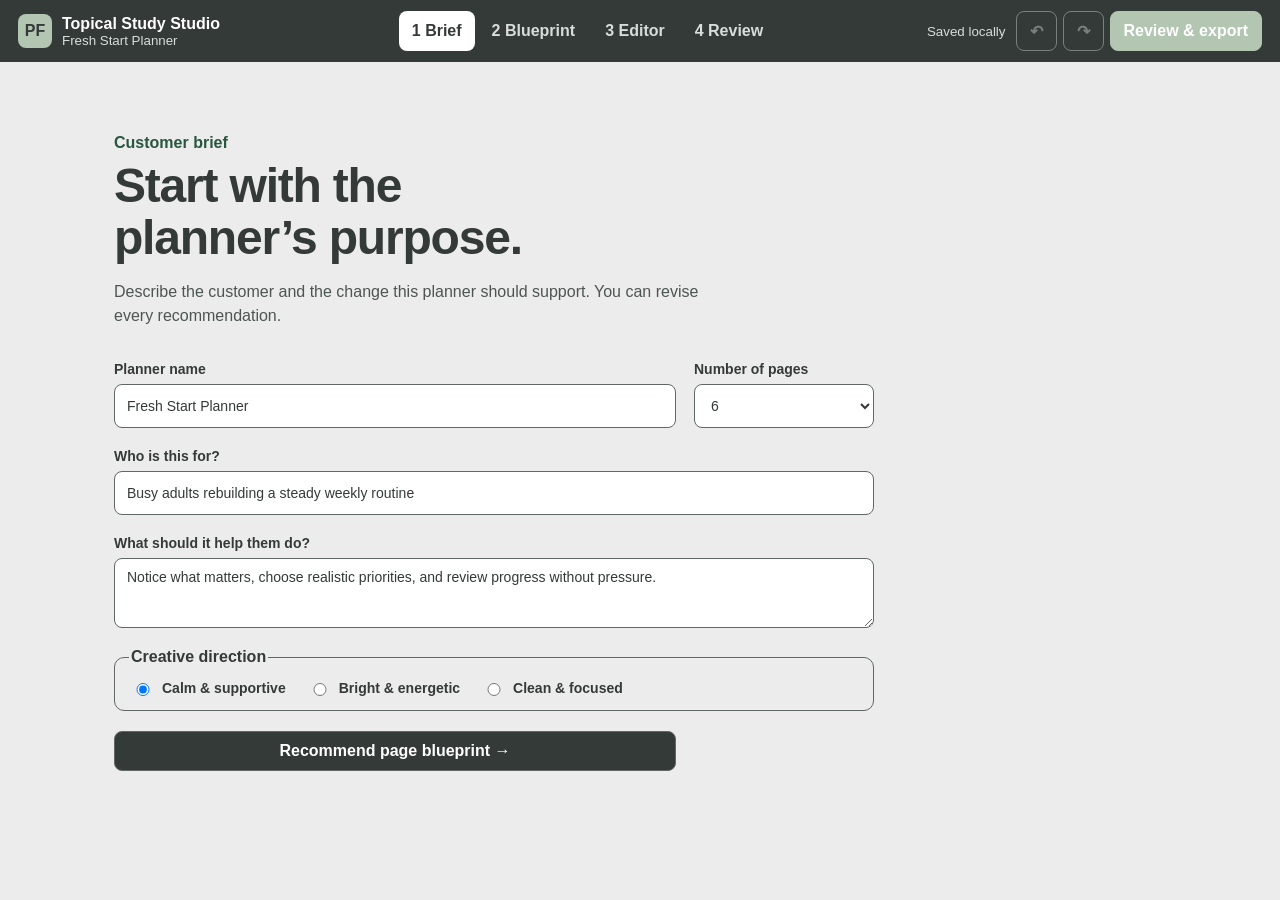
<file: studio/index.html>
<!doctype html><html lang="en"><head><meta charset="utf-8"><meta name="viewport" content="width=device-width,initial-scale=1,viewport-fit=cover"><title>Topical Study Studio</title><link rel="stylesheet" href="styles.css?v=20260716-6"></head><body>
<a class="skip" href="#main">Skip to workspace</a><header><div class="brand"><b>PF</b><span><strong>Topical Study Studio</strong><small id="projectName">Untitled planner</small></span></div><nav aria-label="Workflow"><button data-view="brief" class="active">1 <i>Brief</i></button><button data-view="blueprint">2 <i>Blueprint</i></button><button data-view="editor">3 <i>Editor</i></button><button data-view="review">4 <i>Review</i></button></nav><div class="actions"><small id="saved">Saved locally</small><button id="undo" aria-label="Undo" disabled>↶</button><button id="redo" aria-label="Redo" disabled>↷</button><button class="accent" data-view="review">Review & export</button></div></header>
<main id="main">
<section id="brief" class="flow active"><div class="intro"><em>Customer brief</em><h1>Start with the planner’s purpose.</h1><p>Describe the customer and the change this planner should support. You can revise every recommendation.</p></div><form id="briefForm"><label>Planner name<input id="title" value="Fresh Start Planner" required></label><label>Number of pages<select id="count"><option>4</option><option selected>6</option><option>8</option><option>10</option></select></label><label class="wide">Who is this for?<input id="audience" value="Busy adults rebuilding a steady weekly routine" required></label><label class="wide">What should it help them do?<textarea id="outcome" rows="3" required>Notice what matters, choose realistic priorities, and review progress without pressure.</textarea></label><fieldset class="wide"><legend>Creative direction</legend><label><input type="radio" name="tone" value="calm" checked> Calm & supportive</label><label><input type="radio" name="tone" value="bright"> Bright & energetic</label><label><input type="radio" name="tone" value="minimal"> Clean & focused</label></fieldset><button class="primary" type="submit">Recommend page blueprint →</button></form></section>
<section id="blueprint" class="flow"><div class="heading"><div><em>Recommended sequence</em><h1>A planner that moves from clarity to action.</h1><p id="reason"></p></div><button id="addPage">+ Add page</button></div><ol id="blueprintList"></ol><div class="footer"><button data-view="brief" class="text">← Edit brief</button><button data-view="editor" class="primary">Open planner editor →</button></div></section>
<section id="editor" class="editor"><aside class="rail"><strong>Pages</strong><ol id="pageList"></ol><button id="addPage2">+ Add page</button></aside><div class="splitter" id="leftSplitter" role="separator" aria-label="Resize page list" aria-orientation="vertical" aria-valuemin="150" aria-valuemax="360" aria-valuenow="190" tabindex="0"></div><div class="work"><div class="tools"><span><button id="fit">Fit page</button><button id="minus" aria-label="Zoom out">−</button><output id="zoom">58%</output><button id="plus" aria-label="Zoom in">+</button></span><span><button id="patterns">Change pattern</button><button id="check">Check planner</button></span></div><div class="scroll" id="scroll"><div id="stage"><article id="page" aria-label="Editable planner page"></article></div></div><p class="hint">Drag a section to move it. Arrow keys move the selected section; hold Shift for a larger step.</p><button id="toggleInspector" class="mobile-edit" aria-controls="inspector" aria-expanded="false">Edit page</button></div><div class="splitter" id="rightSplitter" role="separator" aria-label="Resize editing panel" aria-orientation="vertical" aria-valuemin="240" aria-valuemax="480" aria-valuenow="286" tabindex="0"></div><aside class="inspector" id="inspector"><div class="inspect-title"><small>Editing</small><strong id="selection">Page details</strong><button id="closeInspector" class="close-inspector" aria-label="Close editing panel">×</button></div><details open><summary>Content</summary><div id="content"></div></details><details><summary>Appearance</summary><div><label>Page color<select id="theme"><option value="#b2c6b1">Studio sage</option><option value="#c6b5c8">Proof lavender</option><option value="#7b9fb3">Layout slate</option><option value="#e6d7d3">Review blush</option></select></label><label>Section color<select id="blockColor"><option>sage</option><option value="lav">lavender</option><option value="blue">slate blue</option><option value="warm">warm blush</option></select></label></div></details><details><summary>Layout</summary><div id="layout">Select a section to edit its position.</div></details><details><summary>Production notes</summary><div><label for="notes">Private notes for this page</label><textarea id="notes" rows="4" maxlength="500" aria-describedby="notesHelp" placeholder="Customer requests or production reminders…"></textarea><small id="notesHelp">Saved with the editable project. Never printed on the finished planner.</small></div></details></aside></section>
<section id="review" class="flow"><div class="heading"><div><em>Review & export</em><h1>Prepare the planner for your customer.</h1><p>The same rules used by the command-line factory check every page.</p></div><b class="score" id="score">Checking…</b></div><div class="review"><div><h2>Planner pages</h2><div id="reviewGrid"></div></div><aside class="findings"><h2>Publication check</h2><div id="findings"></div><button id="html" class="primary full">Download finished HTML</button><button id="json" class="full">Download editable project</button><button data-view="editor" class="text full">← Return to editor</button></aside></div></section>
</main><dialog id="dialog"><form method="dialog"><div class="heading"><div><em>Page patterns</em><h2>Choose a stronger structure</h2></div><button aria-label="Close">×</button></div><div id="patternGrid"></div></form></dialog><div id="toast" role="status" aria-live="polite"></div><div id="live" class="sr" aria-live="polite"></div><script src="app.js?v=20260716-6"></script></body></html>
</file>
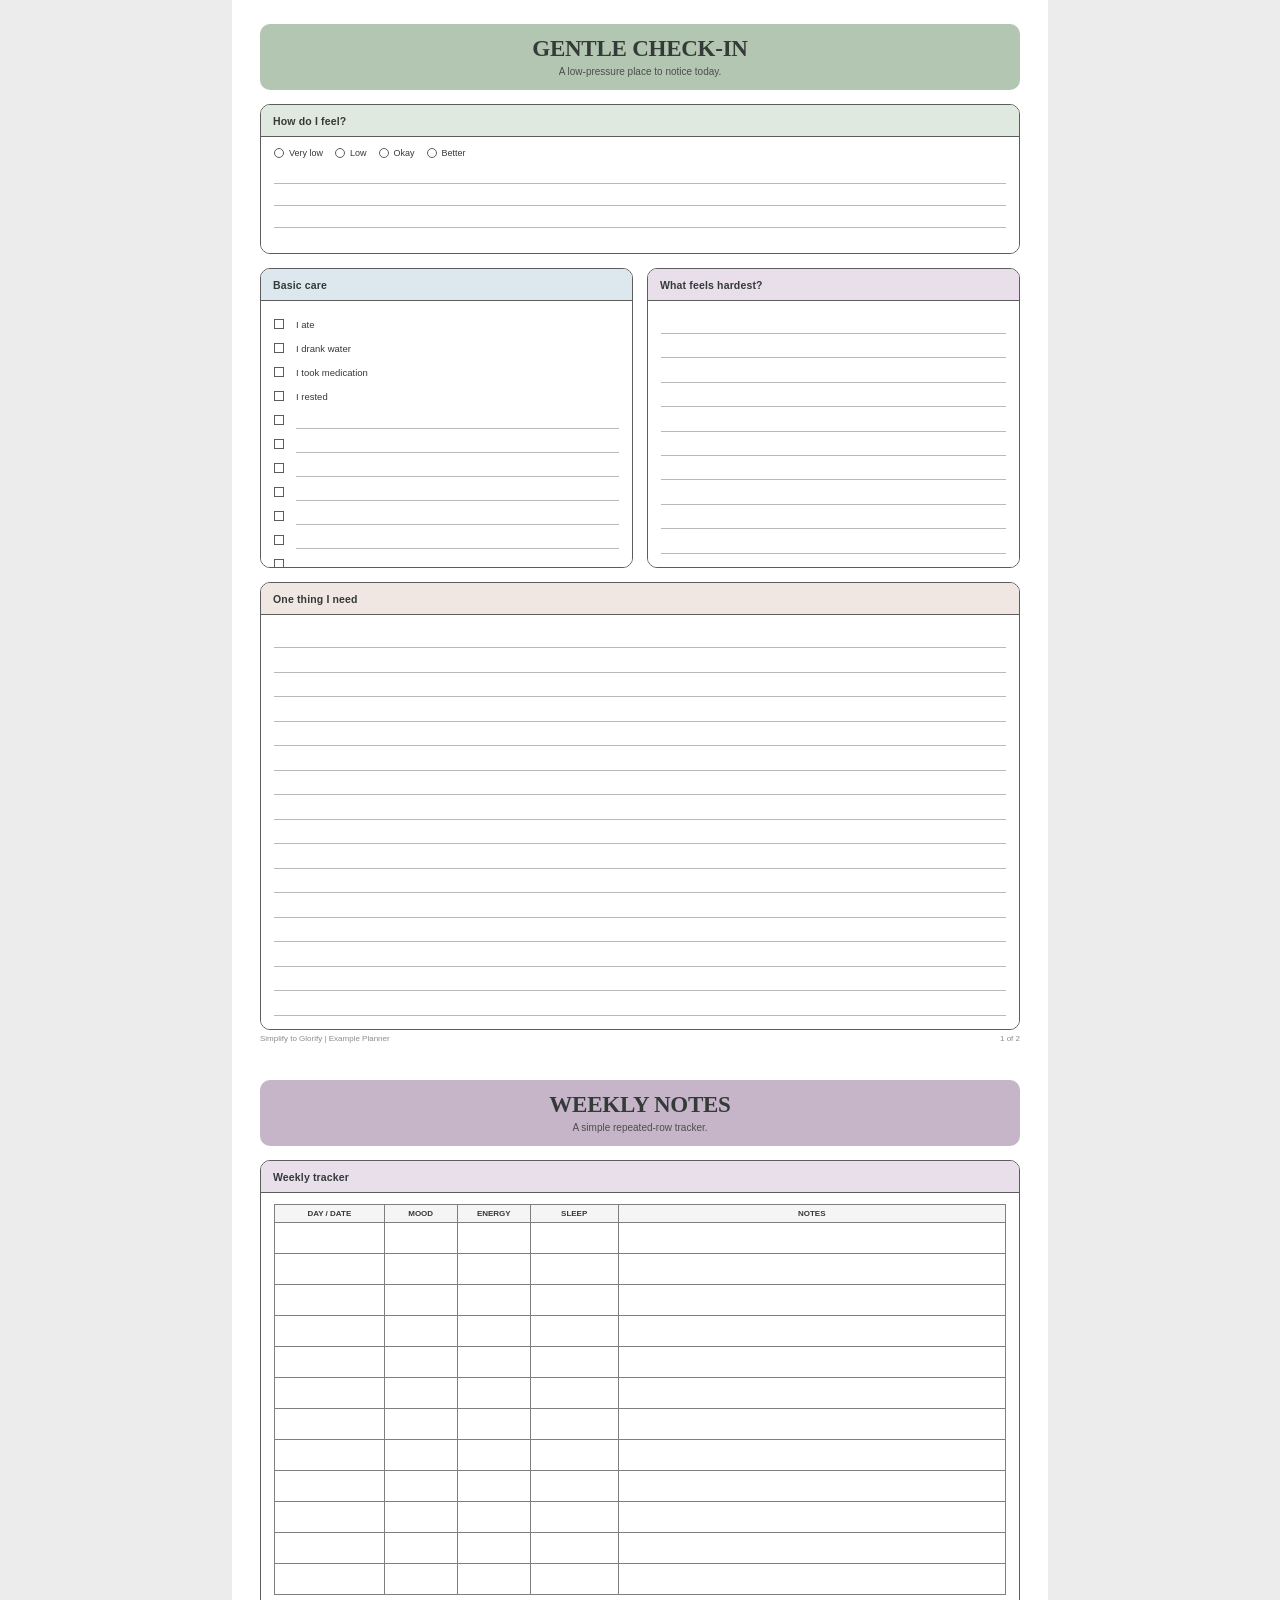
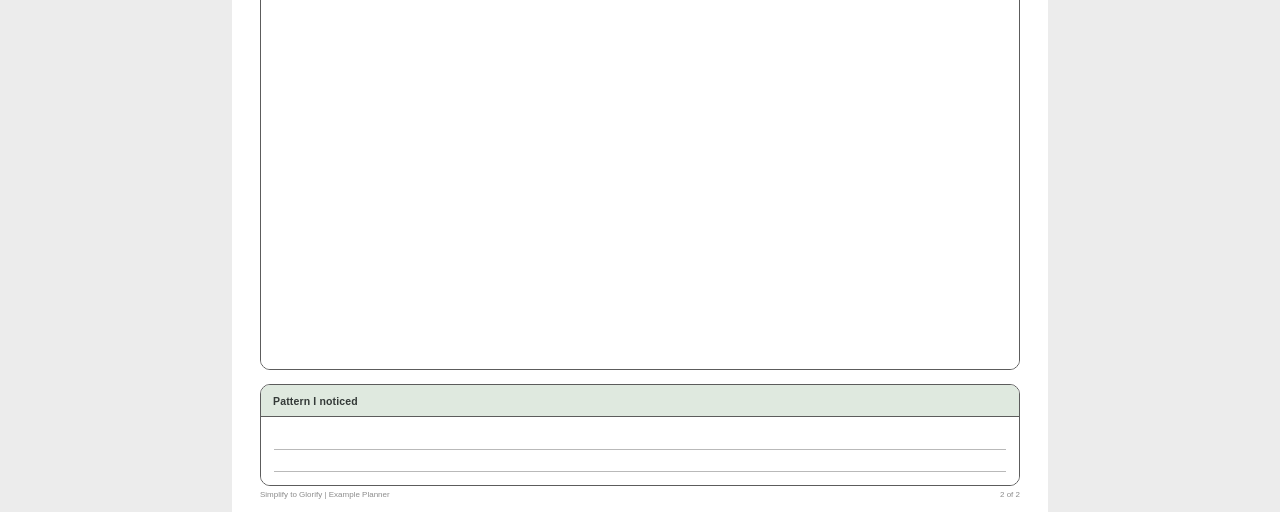
<file: shared/examples/basic/output.html>
<!doctype html><html lang="en"><head><meta charset="utf-8"><meta name="viewport" content="width=device-width,initial-scale=1"><title>Gentle Example Planner</title><style>
*{box-sizing:border-box}
html,body{margin:0;padding:0;background:#ececec;font-family:"Aptos","Helvetica Neue",Arial,sans-serif;color:#343a38}
@page{size:Letter;margin:0}
.page{position:relative;width:816px;height:1056px;margin:0 auto;background:#fff;page-break-after:always;overflow:hidden}
.page:last-child{page-break-after:auto}
.header{position:absolute;left:28px;top:24px;width:760px;height:66px;border-radius:10px;background:var(--theme);display:flex;flex-direction:column;justify-content:center;align-items:center;text-align:center;padding:0 16px}
.title{max-width:100%;font-family:Georgia,"Times New Roman",serif;font-size:23px;font-weight:700;line-height:1.05;letter-spacing:-.25px;margin:0 0 5px;text-wrap:balance;display:-webkit-box;-webkit-line-clamp:2;-webkit-box-orient:vertical;overflow:hidden;overflow-wrap:anywhere}
.subtitle{max-width:100%;font-size:10px;line-height:1.1;color:#4d4d4d;margin:0;display:-webkit-box;-webkit-line-clamp:2;-webkit-box-orient:vertical;overflow:hidden;overflow-wrap:anywhere}
.footer{position:absolute;left:28px;bottom:10px;width:760px;height:16px;display:flex;justify-content:space-between;align-items:center;font-size:8px;color:#8c8c8c}
.box{position:absolute;border:1.2px solid #5c5c5c;border-radius:10px;background:#fff;overflow:hidden}
.head{height:32px;display:flex;align-items:center;padding:0 12px;font-size:10.5px;font-weight:700;border-bottom:1.2px solid #5c5c5c;letter-spacing:.15px}
.sage{background:#dfe9df}.lav{background:#e8dfea}.blue{background:#dce8ee}.warm{background:#f0e6e2}.rose{background:#eee0dd}.ivory{background:#fbf9f6}
.body{height:calc(100% - 32px);padding:11px 13px;background:#fff}
.prompt{font-size:9px;font-weight:700;margin:0 0 4px}
.line{height:22px;border-bottom:1px solid #b9b9b9}
.line.tight{height:18px}.line.tall{height:27px}
.grid-lines{display:grid;height:100%;grid-template-rows:repeat(var(--rows),1fr);gap:0}
.check-row{display:grid;grid-template-columns:14px 1fr;gap:8px;align-items:center;height:24px;font-size:9.5px}
.check{width:10px;height:10px;border:1px solid #5c5c5c}
.radio{width:10px;height:10px;border:1px solid #5c5c5c;border-radius:50%}
.pill-row{display:flex;gap:12px;flex-wrap:wrap;align-items:center;font-size:9px;margin-bottom:4px}
.pill{display:flex;align-items:center;gap:5px}
.two-col{display:grid;grid-template-columns:1fr 1fr;gap:12px;height:100%}
.label{font-size:9.5px;font-weight:700;margin-bottom:4px}
.small{font-size:8.5px;color:#555}.callout{font-size:10px;line-height:1.35}
.table{width:100%;border-collapse:collapse;table-layout:fixed;font-size:8px}
.table th,.table td{border:1px solid #7f7f7f;padding:4px;vertical-align:top}
.table th{background:#f5f5f5;font-weight:800;text-transform:uppercase;text-align:center}
.table td{height:31px}.center{text-align:center}
</style></head><body><section class="page" data-document-role="page" data-label="GENTLE CHECK-IN" style="--theme:#b2c6b1"><div class="header"><div class="title">GENTLE CHECK-IN</div><div class="subtitle">A low-pressure place to notice today.</div></div><div class="box" style="left:28px;top:104px;width:760px;height:150px"><div class="head sage">How do I feel?</div><div class="body"><div class="pill-row"><div class="pill"><div class="radio"></div><span>Very low</span></div><div class="pill"><div class="radio"></div><span>Low</span></div><div class="pill"><div class="radio"></div><span>Okay</span></div><div class="pill"><div class="radio"></div><span>Better</span></div></div><div class="line"></div><div class="line"></div><div class="line"></div></div></div><div class="box" style="left:28px;top:268px;width:373px;height:300px"><div class="head blue">Basic care</div><div class="body"><div class="check-row"><div class="check"></div><div>I ate</div></div><div class="check-row"><div class="check"></div><div>I drank water</div></div><div class="check-row"><div class="check"></div><div>I took medication</div></div><div class="check-row"><div class="check"></div><div>I rested</div></div><div class="check-row"><div class="check"></div><div class="line tight"></div></div><div class="check-row"><div class="check"></div><div class="line tight"></div></div><div class="check-row"><div class="check"></div><div class="line tight"></div></div><div class="check-row"><div class="check"></div><div class="line tight"></div></div><div class="check-row"><div class="check"></div><div class="line tight"></div></div><div class="check-row"><div class="check"></div><div class="line tight"></div></div><div class="check-row"><div class="check"></div><div class="line tight"></div></div></div></div><div class="box" style="left:415px;top:268px;width:373px;height:300px"><div class="head lav">What feels hardest?</div><div class="body"><div class="grid-lines" style="--rows:10"><div class="line"></div><div class="line"></div><div class="line"></div><div class="line"></div><div class="line"></div><div class="line"></div><div class="line"></div><div class="line"></div><div class="line"></div><div class="line"></div></div></div></div><div class="box" style="left:28px;top:582px;width:760px;height:448px"><div class="head warm">One thing I need</div><div class="body"><div class="grid-lines" style="--rows:16"><div class="line"></div><div class="line"></div><div class="line"></div><div class="line"></div><div class="line"></div><div class="line"></div><div class="line"></div><div class="line"></div><div class="line"></div><div class="line"></div><div class="line"></div><div class="line"></div><div class="line"></div><div class="line"></div><div class="line"></div><div class="line"></div></div></div></div><div class="footer"><span>Simplify to Glorify | Example Planner</span><span>1 of 2</span></div></section><section class="page" data-document-role="page" data-label="WEEKLY NOTES" style="--theme:#c6b5c8"><div class="header"><div class="title">WEEKLY NOTES</div><div class="subtitle">A simple repeated-row tracker.</div></div><div class="box" style="left:28px;top:104px;width:760px;height:810px"><div class="head lav">Weekly tracker</div><div class="body"><table class="table"><tr><th style="width:15%">Day / Date</th><th style="width:10%">Mood</th><th style="width:10%">Energy</th><th style="width:12%">Sleep</th><th>Notes</th></tr><tr><td></td><td></td><td></td><td></td><td></td></tr><tr><td></td><td></td><td></td><td></td><td></td></tr><tr><td></td><td></td><td></td><td></td><td></td></tr><tr><td></td><td></td><td></td><td></td><td></td></tr><tr><td></td><td></td><td></td><td></td><td></td></tr><tr><td></td><td></td><td></td><td></td><td></td></tr><tr><td></td><td></td><td></td><td></td><td></td></tr><tr><td></td><td></td><td></td><td></td><td></td></tr><tr><td></td><td></td><td></td><td></td><td></td></tr><tr><td></td><td></td><td></td><td></td><td></td></tr><tr><td></td><td></td><td></td><td></td><td></td></tr><tr><td></td><td></td><td></td><td></td><td></td></tr></table></div></div><div class="box" style="left:28px;top:928px;width:760px;height:102px"><div class="head sage">Pattern I noticed</div><div class="body"><div class="grid-lines" style="--rows:3"><div class="line"></div><div class="line"></div><div class="line"></div></div></div></div><div class="footer"><span>Simplify to Glorify | Example Planner</span><span>2 of 2</span></div></section></body></html>
</file>
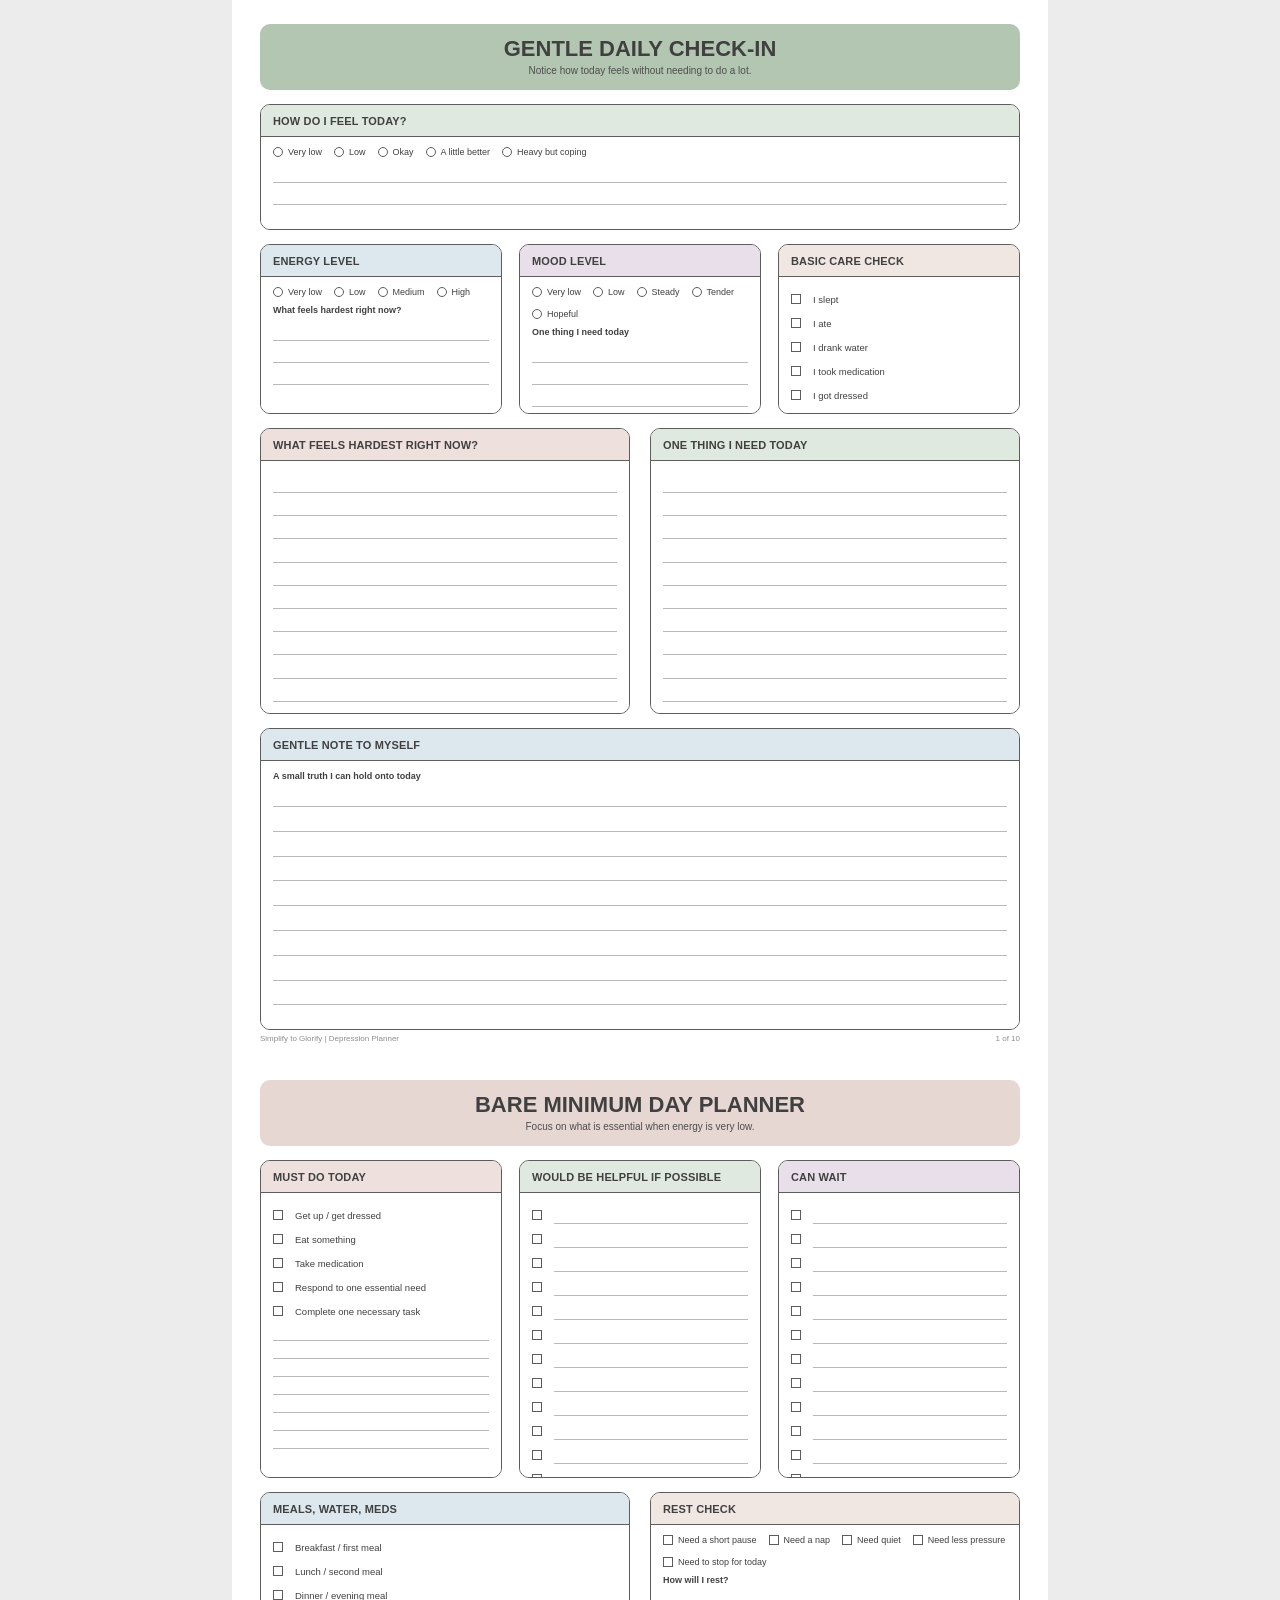
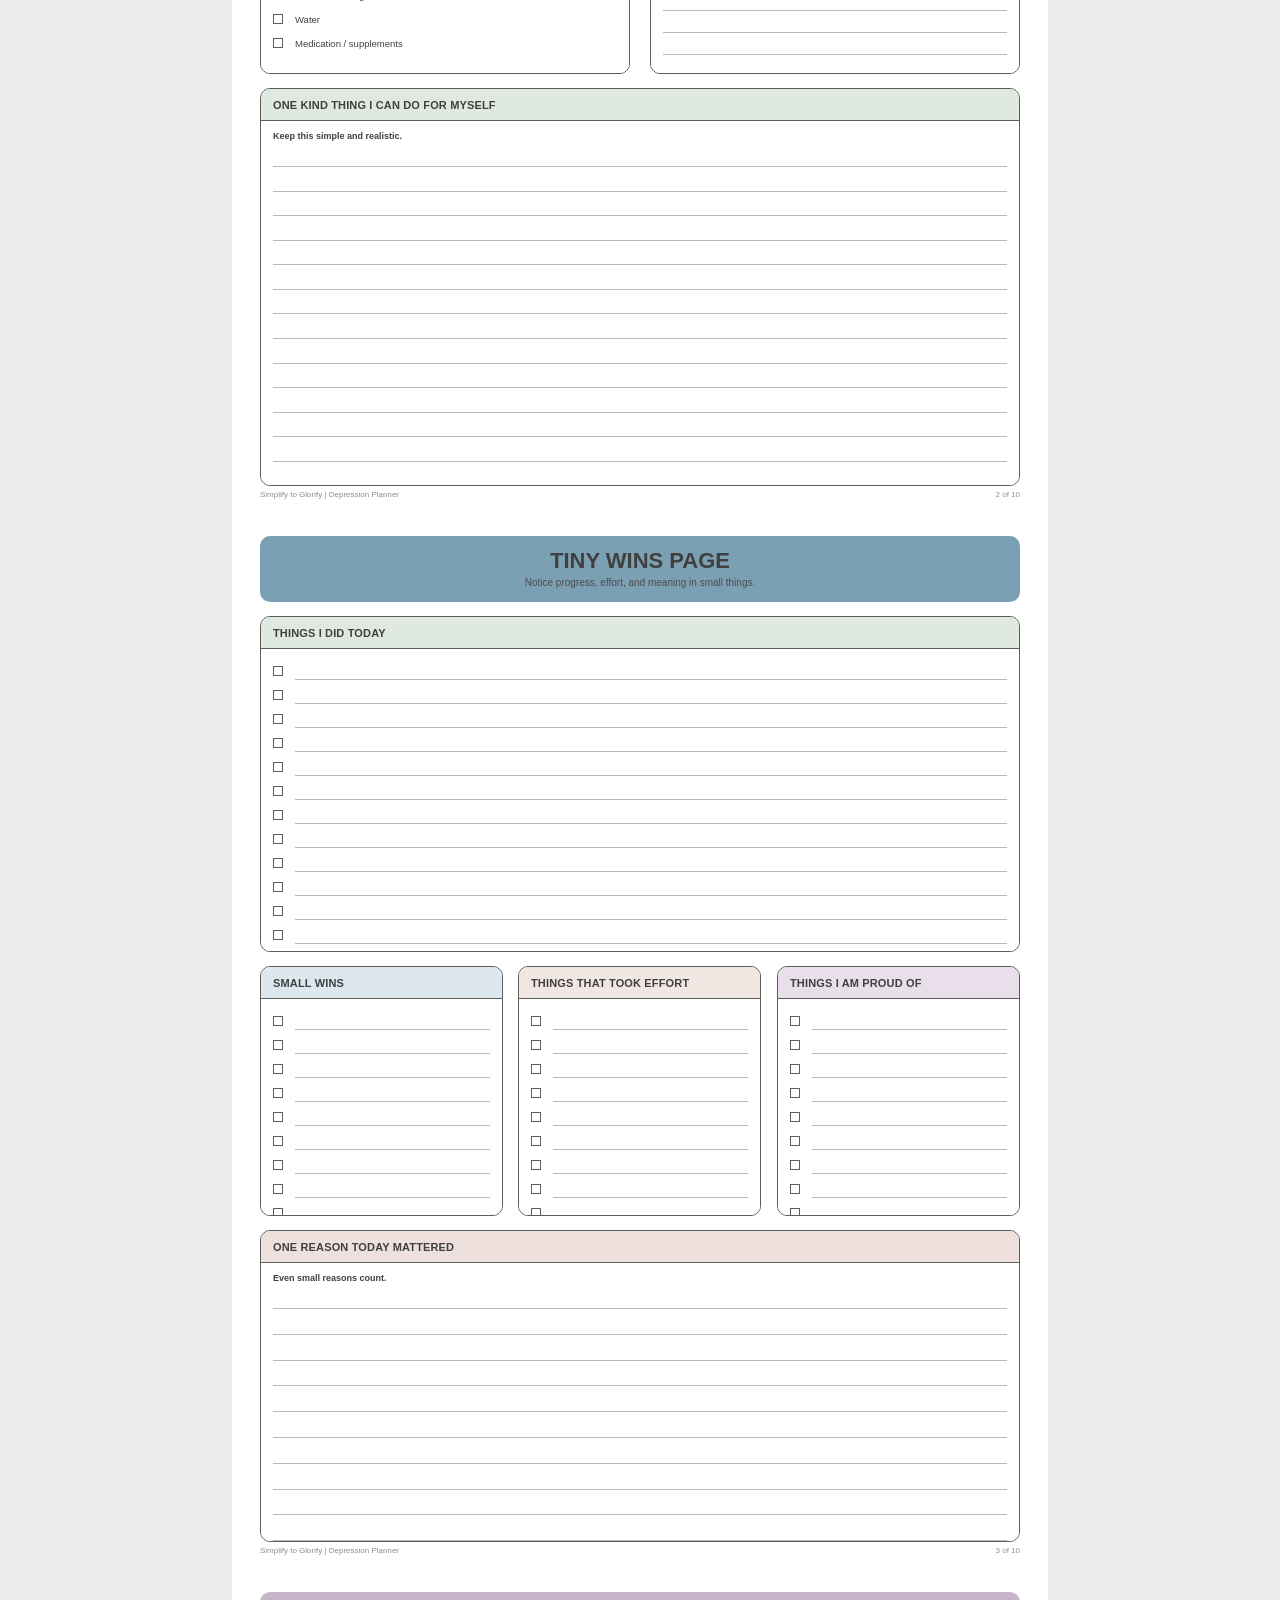
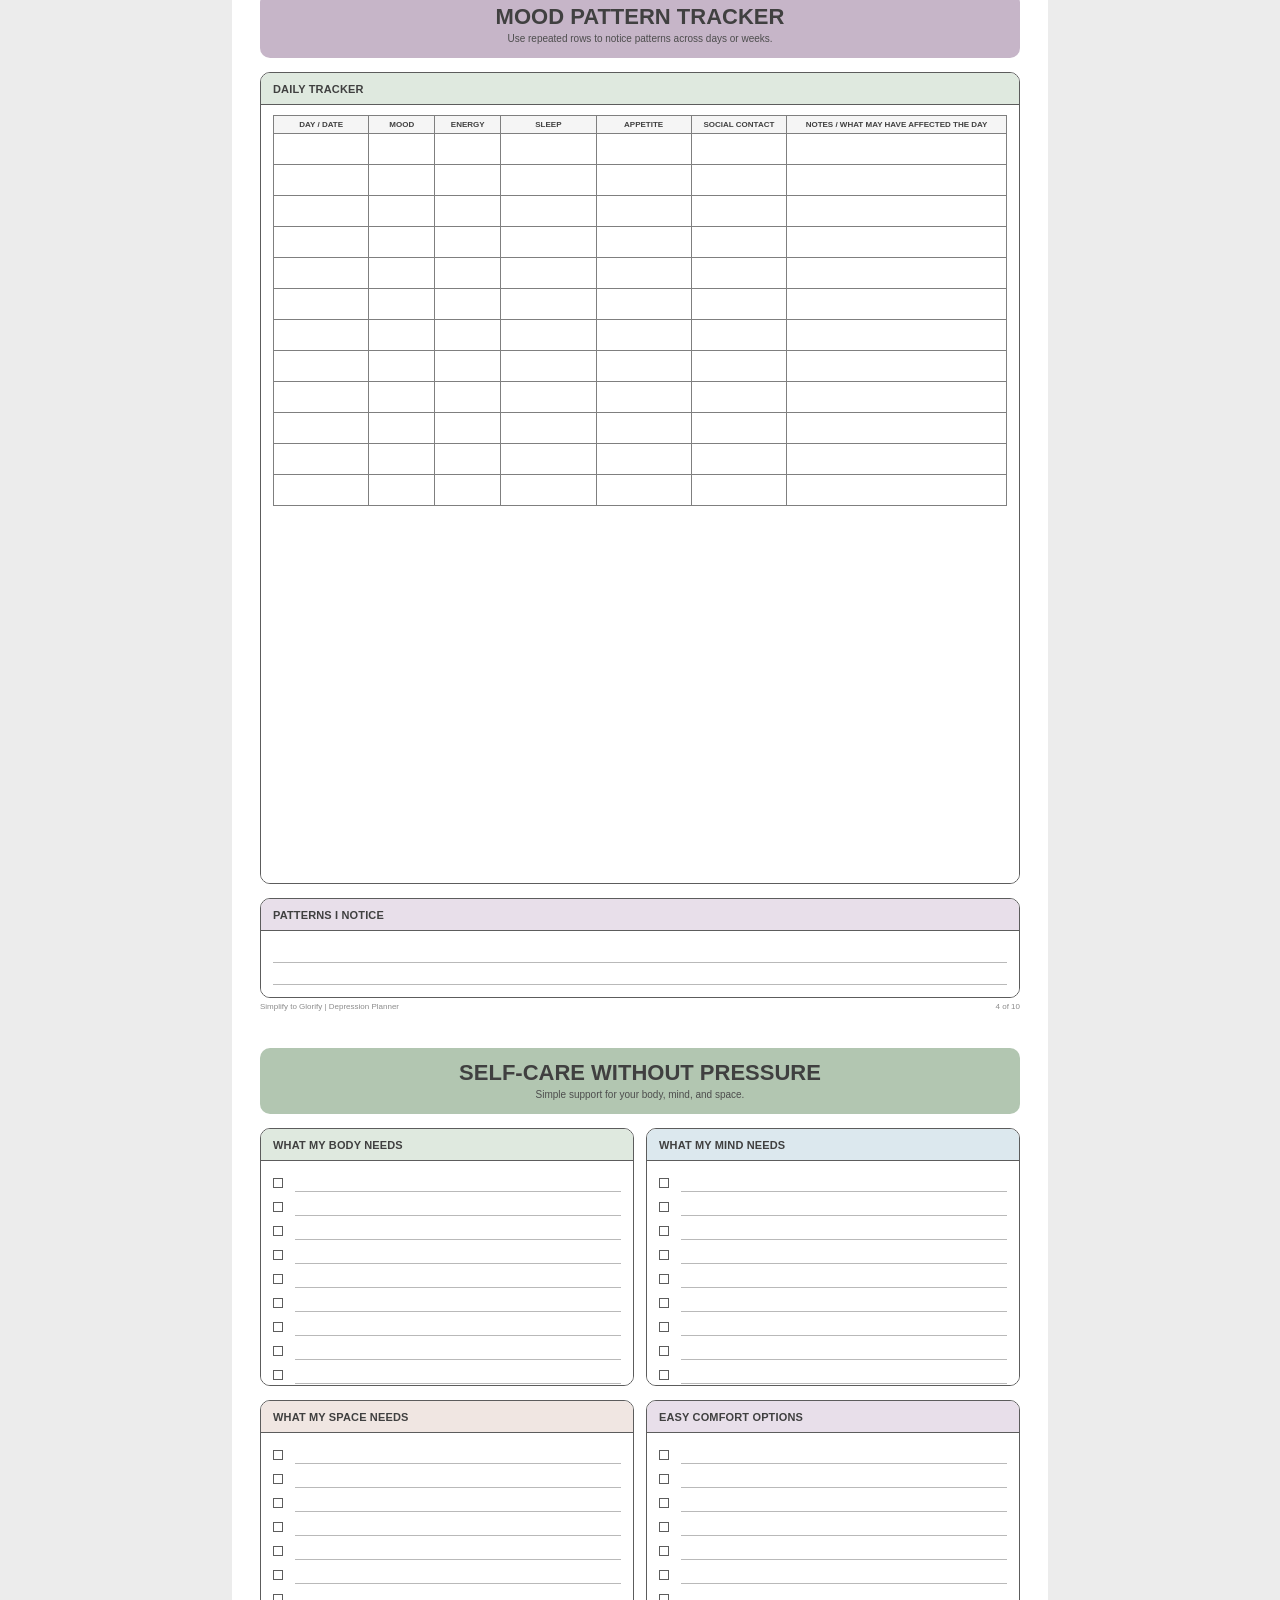
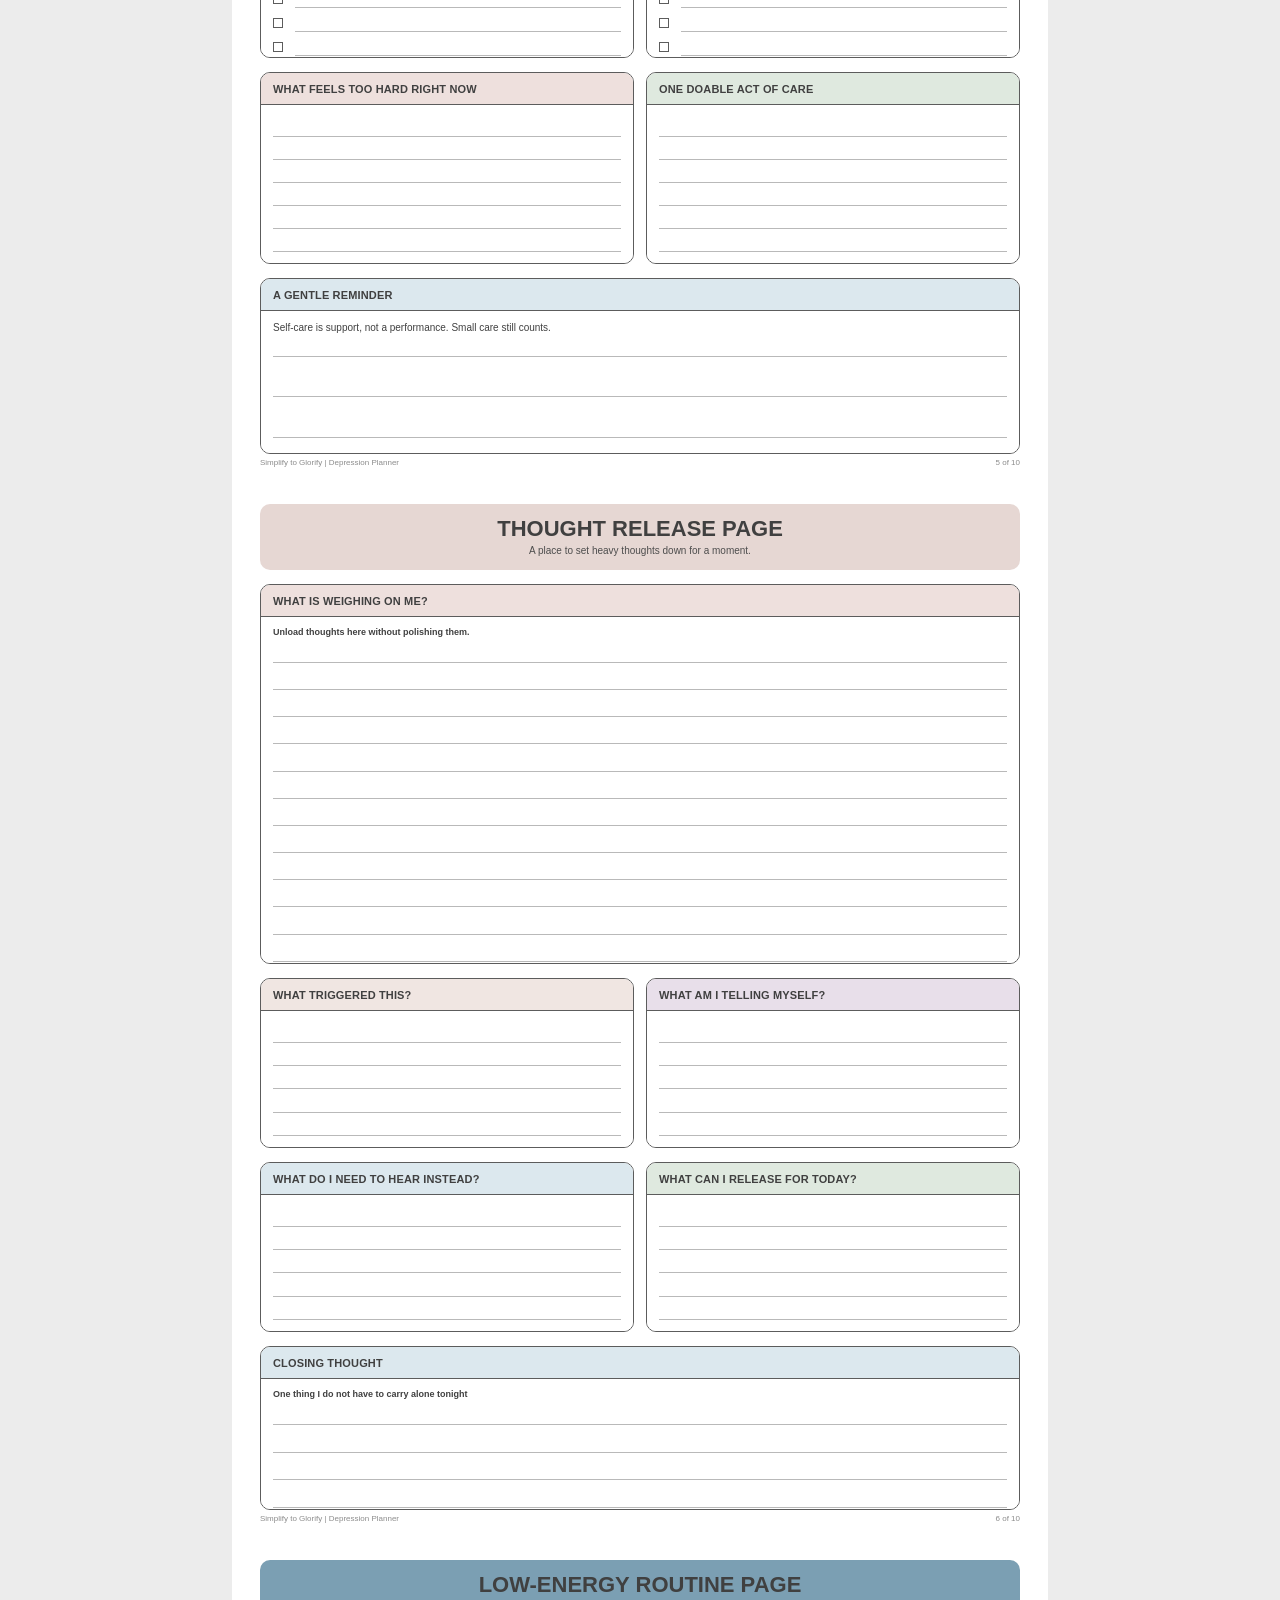
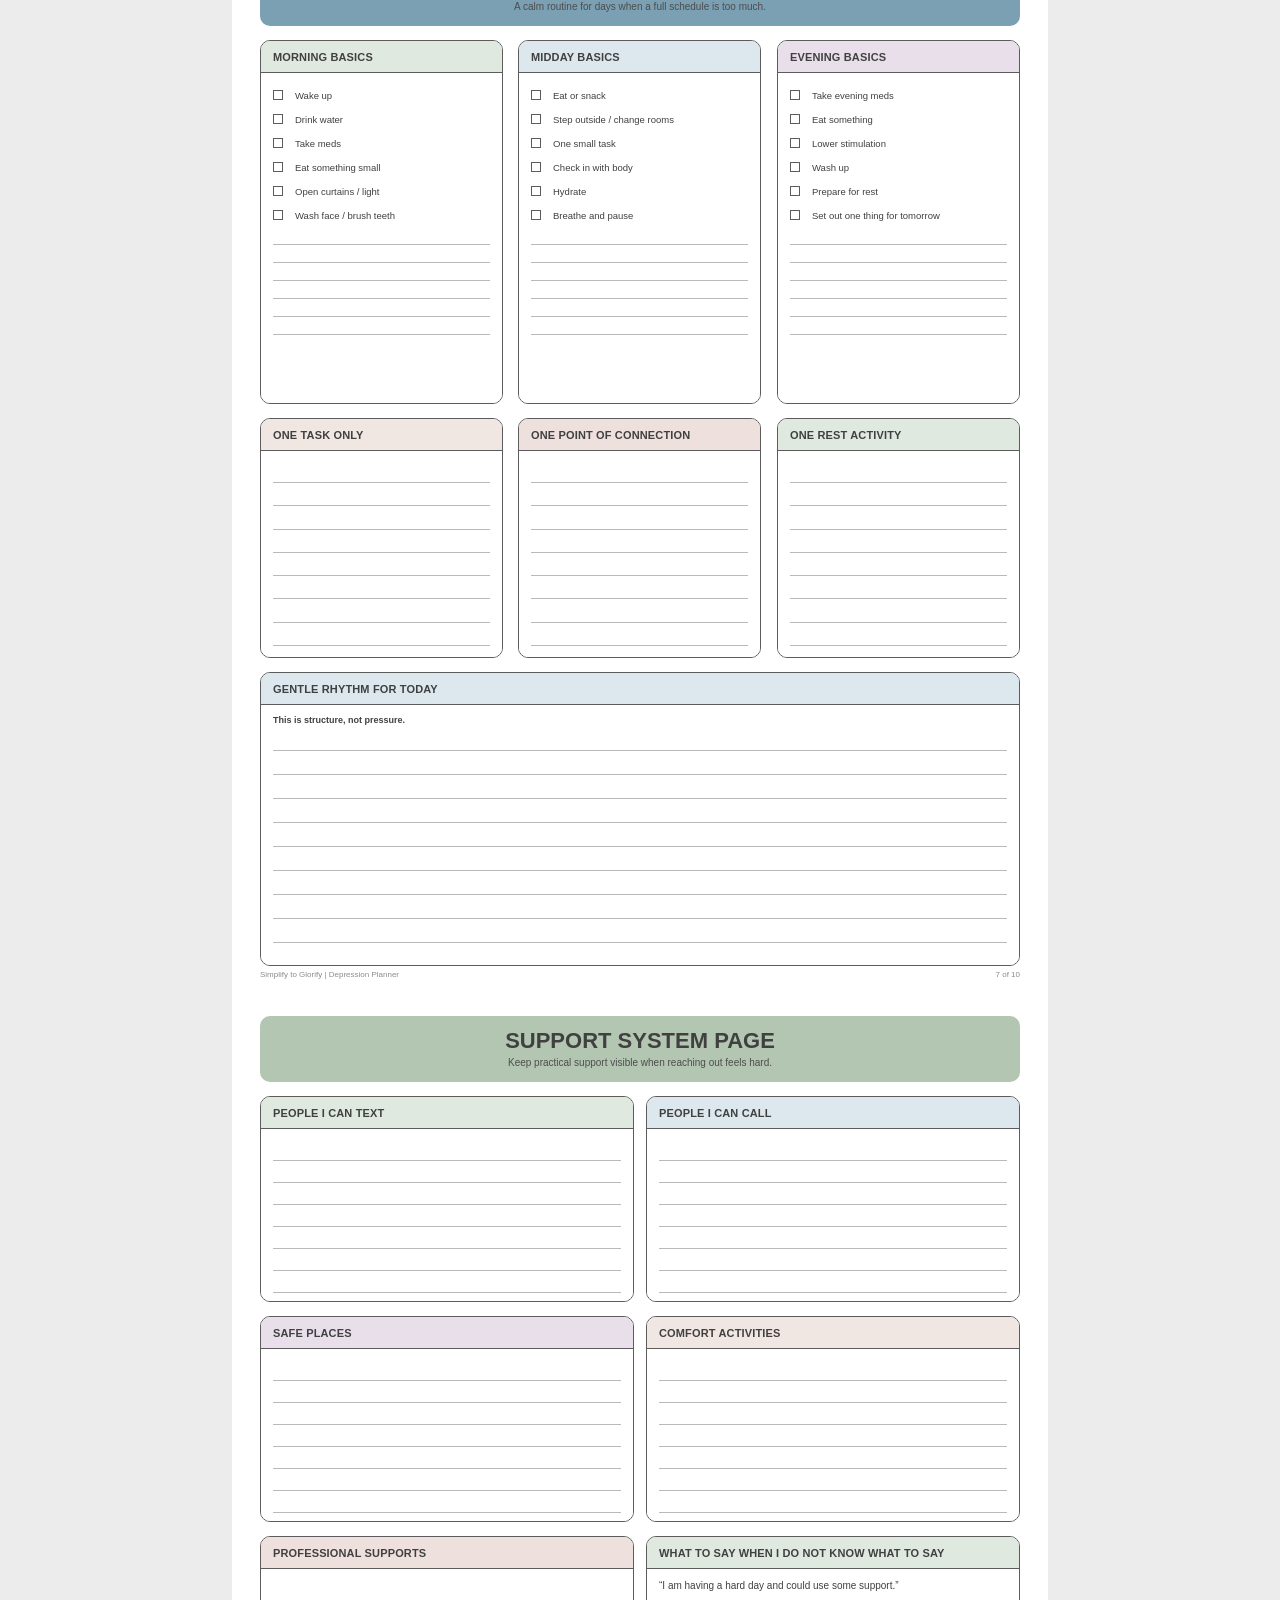
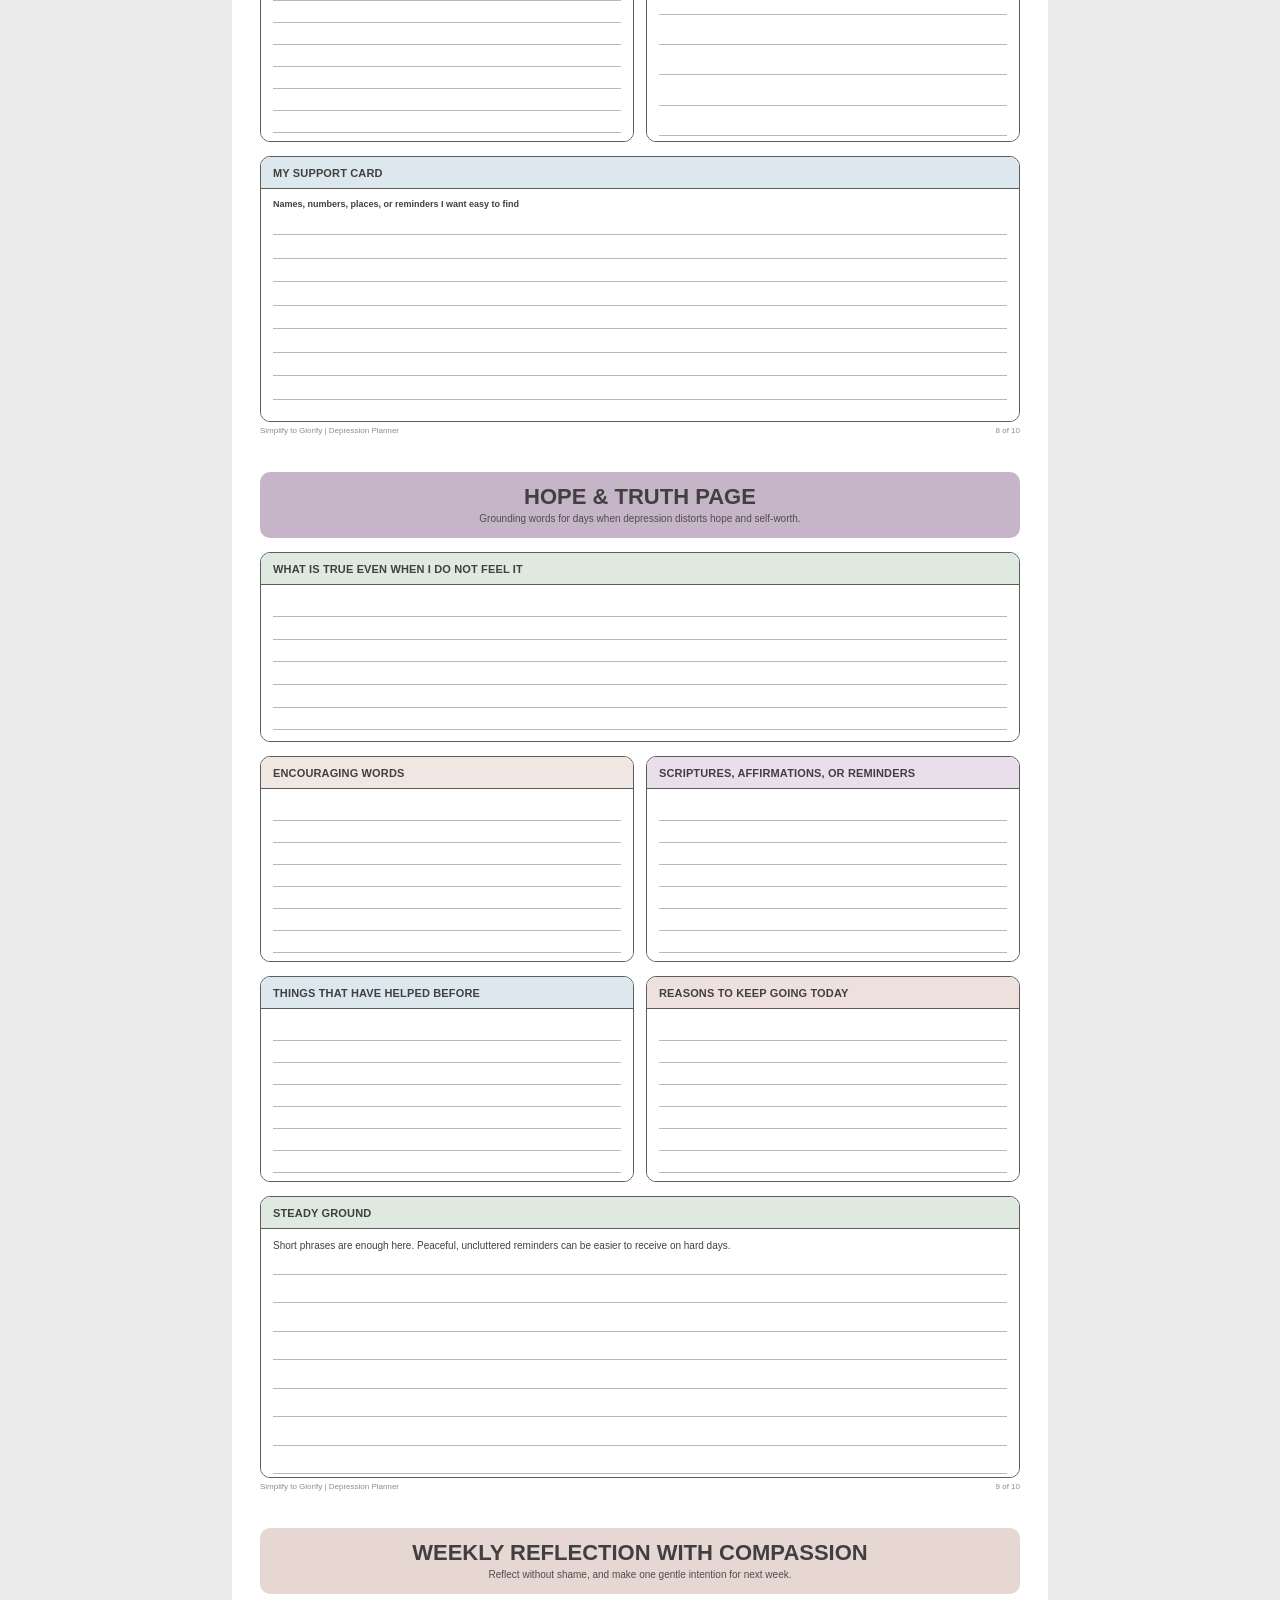
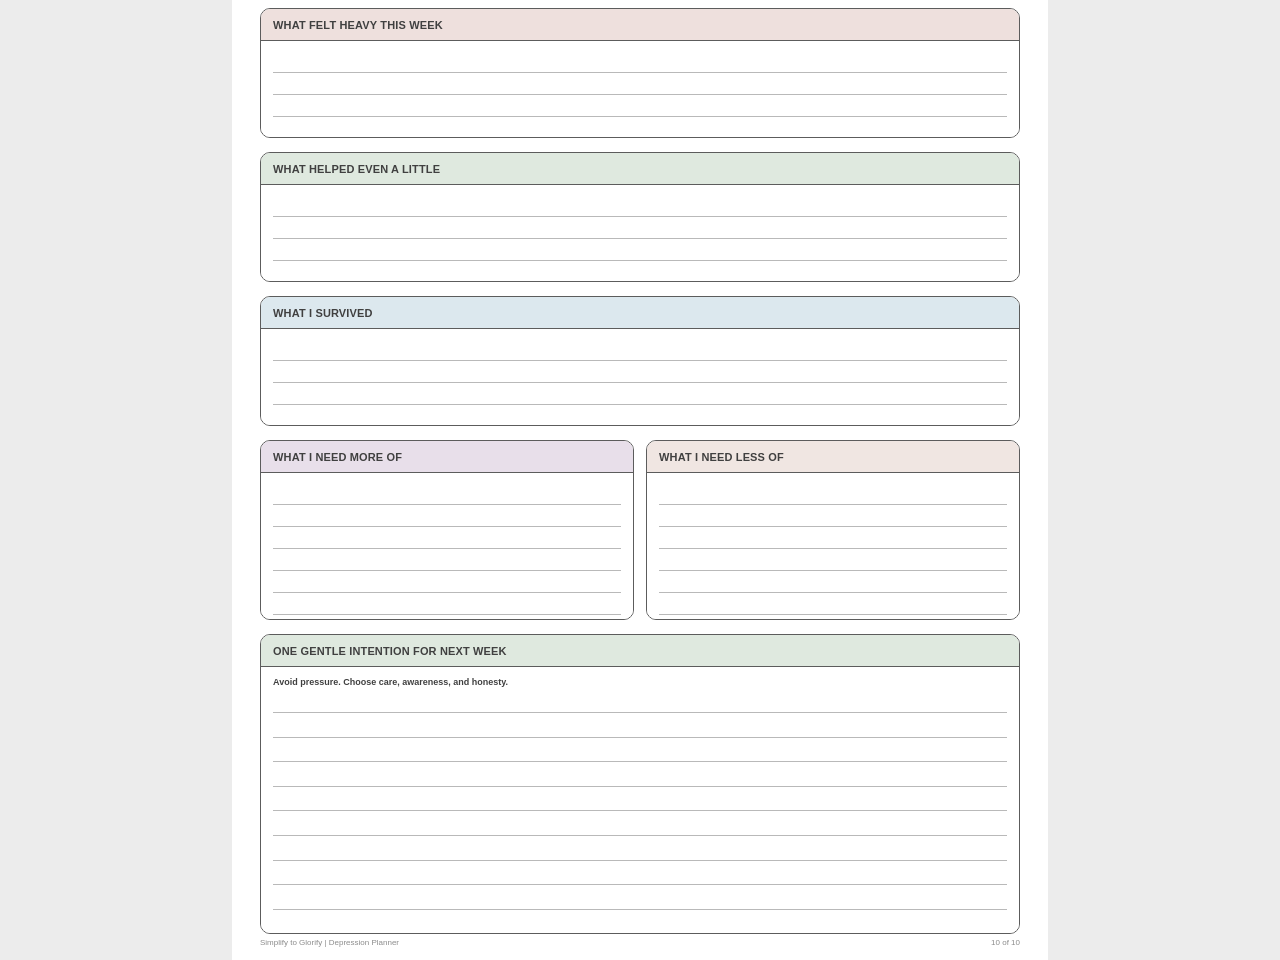
<file: shared/examples/depression/approved-reference.html>
<!doctype html><html><head><meta charset="utf-8"><meta name="viewport" content="width=device-width,initial-scale=1"><title>Depression Planner Source</title><style>
*{box-sizing:border-box}
html,body{margin:0;padding:0;background:#ececec;font-family:Arial,Helvetica,sans-serif;color:#404040}
@page{size:Letter;margin:0}
.page{position:relative;width:816px;height:1056px;margin:0 auto;background:#fff;page-break-after:always;overflow:hidden}
.page:last-child{page-break-after:auto}
.header{position:absolute;left:28px;top:24px;width:760px;height:66px;border-radius:10px;background:var(--theme);display:flex;flex-direction:column;justify-content:center;align-items:center;text-align:center;padding:0 16px}
.title{font-size:22px;font-weight:800;line-height:1;margin:0 0 5px}
.subtitle{font-size:10px;line-height:1.1;color:#4d4d4d;margin:0}
.footer{position:absolute;left:28px;bottom:10px;width:760px;height:16px;display:flex;justify-content:space-between;align-items:center;font-size:8px;color:#8c8c8c}
.box{position:absolute;border:1.2px solid #5c5c5c;border-radius:10px;background:#fff;overflow:hidden}
.head{height:32px;display:flex;align-items:center;padding:0 12px;font-size:11px;font-weight:800;text-transform:uppercase;border-bottom:1.2px solid #5c5c5c;letter-spacing:.15px}
.sage{background:#dfe9df}.lav{background:#e8dfea}.blue{background:#dce8ee}.warm{background:#f0e6e2}.rose{background:#eee0dd}
.body{height:calc(100% - 32px);padding:10px 12px;background:#fff}
.prompt{font-size:9px;font-weight:700;margin:0 0 4px}
.line{height:22px;border-bottom:1px solid #b9b9b9}
.line.tight{height:18px}
.line.tall{height:27px}
.grid-lines{display:grid;height:100%;grid-template-rows:repeat(var(--rows),1fr);gap:0}
.check-row{display:grid;grid-template-columns:14px 1fr;gap:8px;align-items:center;height:24px;font-size:9.5px}
.check{width:10px;height:10px;border:1px solid #5c5c5c}
.radio{width:10px;height:10px;border:1px solid #5c5c5c;border-radius:50%}
.pill-row{display:flex;gap:12px;flex-wrap:wrap;align-items:center;font-size:9px;margin-bottom:4px}
.pill{display:flex;align-items:center;gap:5px}
.two-col{display:grid;grid-template-columns:1fr 1fr;gap:10px}
.three-col{display:grid;grid-template-columns:repeat(3,1fr);gap:10px}
.label{font-size:9.5px;font-weight:700;margin-bottom:4px}
.small{font-size:8.5px;color:#555}
.callout{font-size:10px;line-height:1.35}
.table{width:100%;border-collapse:collapse;table-layout:fixed;font-size:8px}
.table th,.table td{border:1px solid #7f7f7f;padding:4px;vertical-align:top}
.table th{background:#f5f5f5;font-weight:800;text-transform:uppercase;text-align:center}
.table td{height:31px}
.table .tiny{width:7%}
.table .smallcol{width:9%}
.table .med{width:13%}
.center{text-align:center}
</style></head><body><section class="page" style="--theme:#b2c6b1"><div class="header"><div class="title">GENTLE DAILY CHECK-IN</div><div class="subtitle">Notice how today feels without needing to do a lot.</div></div><div class="box" style="left:28px;top:104px;width:760px;height:126px"><div class="head sage">How do I feel today?</div><div class="body"><div class="pill-row"><div class="pill"><div class="radio"></div><span>Very low</span></div><div class="pill"><div class="radio"></div><span>Low</span></div><div class="pill"><div class="radio"></div><span>Okay</span></div><div class="pill"><div class="radio"></div><span>A little better</span></div><div class="pill"><div class="radio"></div><span>Heavy but coping</span></div></div><div class="line"></div><div class="line"></div></div></div><div class="box" style="left:28px;top:244px;width:242px;height:170px"><div class="head blue">Energy level</div><div class="body"><div class="pill-row"><div class="pill"><div class="radio"></div><span>Very low</span></div><div class="pill"><div class="radio"></div><span>Low</span></div><div class="pill"><div class="radio"></div><span>Medium</span></div><div class="pill"><div class="radio"></div><span>High</span></div></div><div class="prompt" style="margin-top:8px">What feels hardest right now?</div><div class="line"></div><div class="line"></div><div class="line"></div></div></div><div class="box" style="left:287px;top:244px;width:242px;height:170px"><div class="head lav">Mood level</div><div class="body"><div class="pill-row"><div class="pill"><div class="radio"></div><span>Very low</span></div><div class="pill"><div class="radio"></div><span>Low</span></div><div class="pill"><div class="radio"></div><span>Steady</span></div><div class="pill"><div class="radio"></div><span>Tender</span></div><div class="pill"><div class="radio"></div><span>Hopeful</span></div></div><div class="prompt" style="margin-top:8px">One thing I need today</div><div class="line"></div><div class="line"></div><div class="line"></div></div></div><div class="box" style="left:546px;top:244px;width:242px;height:170px"><div class="head warm">Basic care check</div><div class="body"><div class="check-row"><div class="check"></div><div>I slept</div></div><div class="check-row"><div class="check"></div><div>I ate</div></div><div class="check-row"><div class="check"></div><div>I drank water</div></div><div class="check-row"><div class="check"></div><div>I took medication</div></div><div class="check-row"><div class="check"></div><div>I got dressed</div></div></div></div><div class="box" style="left:28px;top:428px;width:370px;height:286px"><div class="head rose">What feels hardest right now?</div><div class="body"><div class="grid-lines" style="--rows:10"><div class="line"></div><div class="line"></div><div class="line"></div><div class="line"></div><div class="line"></div><div class="line"></div><div class="line"></div><div class="line"></div><div class="line"></div><div class="line"></div></div></div></div><div class="box" style="left:418px;top:428px;width:370px;height:286px"><div class="head sage">One thing I need today</div><div class="body"><div class="grid-lines" style="--rows:10"><div class="line"></div><div class="line"></div><div class="line"></div><div class="line"></div><div class="line"></div><div class="line"></div><div class="line"></div><div class="line"></div><div class="line"></div><div class="line"></div></div></div></div><div class="box" style="left:28px;top:728px;width:760px;height:302px"><div class="head blue">Gentle note to myself</div><div class="body"><div class="prompt">A small truth I can hold onto today</div><div class="grid-lines" style="--rows:10"><div class="line"></div><div class="line"></div><div class="line"></div><div class="line"></div><div class="line"></div><div class="line"></div><div class="line"></div><div class="line"></div><div class="line"></div><div class="line"></div></div></div></div><div class="footer"><span>Simplify to Glorify | Depression Planner</span><span>1 of 10</span></div></section><section class="page" style="--theme:#e6d7d3"><div class="header"><div class="title">BARE MINIMUM DAY PLANNER</div><div class="subtitle">Focus on what is essential when energy is very low.</div></div><div class="box" style="left:28px;top:104px;width:242px;height:318px"><div class="head rose">Must do today</div><div class="body"><div class="check-row"><div class="check"></div><div>Get up / get dressed</div></div><div class="check-row"><div class="check"></div><div>Eat something</div></div><div class="check-row"><div class="check"></div><div>Take medication</div></div><div class="check-row"><div class="check"></div><div>Respond to one essential need</div></div><div class="check-row"><div class="check"></div><div>Complete one necessary task</div></div><div class="line tight"></div><div class="line tight"></div><div class="line tight"></div><div class="line tight"></div><div class="line tight"></div><div class="line tight"></div><div class="line tight"></div></div></div><div class="box" style="left:287px;top:104px;width:242px;height:318px"><div class="head sage">Would be helpful if possible</div><div class="body"><div class="check-row"><div class="check"></div><div class="line tight"></div></div><div class="check-row"><div class="check"></div><div class="line tight"></div></div><div class="check-row"><div class="check"></div><div class="line tight"></div></div><div class="check-row"><div class="check"></div><div class="line tight"></div></div><div class="check-row"><div class="check"></div><div class="line tight"></div></div><div class="check-row"><div class="check"></div><div class="line tight"></div></div><div class="check-row"><div class="check"></div><div class="line tight"></div></div><div class="check-row"><div class="check"></div><div class="line tight"></div></div><div class="check-row"><div class="check"></div><div class="line tight"></div></div><div class="check-row"><div class="check"></div><div class="line tight"></div></div><div class="check-row"><div class="check"></div><div class="line tight"></div></div><div class="check-row"><div class="check"></div><div class="line tight"></div></div></div></div><div class="box" style="left:546px;top:104px;width:242px;height:318px"><div class="head lav">Can wait</div><div class="body"><div class="check-row"><div class="check"></div><div class="line tight"></div></div><div class="check-row"><div class="check"></div><div class="line tight"></div></div><div class="check-row"><div class="check"></div><div class="line tight"></div></div><div class="check-row"><div class="check"></div><div class="line tight"></div></div><div class="check-row"><div class="check"></div><div class="line tight"></div></div><div class="check-row"><div class="check"></div><div class="line tight"></div></div><div class="check-row"><div class="check"></div><div class="line tight"></div></div><div class="check-row"><div class="check"></div><div class="line tight"></div></div><div class="check-row"><div class="check"></div><div class="line tight"></div></div><div class="check-row"><div class="check"></div><div class="line tight"></div></div><div class="check-row"><div class="check"></div><div class="line tight"></div></div><div class="check-row"><div class="check"></div><div class="line tight"></div></div></div></div><div class="box" style="left:28px;top:436px;width:370px;height:182px"><div class="head blue">Meals, water, meds</div><div class="body"><div class="check-row"><div class="check"></div><div>Breakfast / first meal</div></div><div class="check-row"><div class="check"></div><div>Lunch / second meal</div></div><div class="check-row"><div class="check"></div><div>Dinner / evening meal</div></div><div class="check-row"><div class="check"></div><div>Water</div></div><div class="check-row"><div class="check"></div><div>Medication / supplements</div></div></div></div><div class="box" style="left:418px;top:436px;width:370px;height:182px"><div class="head warm">Rest check</div><div class="body"><div class="pill-row"><div class="pill"><div class="check"></div><span>Need a short pause</span></div><div class="pill"><div class="check"></div><span>Need a nap</span></div><div class="pill"><div class="check"></div><span>Need quiet</span></div><div class="pill"><div class="check"></div><span>Need less pressure</span></div><div class="pill"><div class="check"></div><span>Need to stop for today</span></div></div><div class="prompt" style="margin-top:8px">How will I rest?</div><div class="line"></div><div class="line"></div><div class="line"></div></div></div><div class="box" style="left:28px;top:632px;width:760px;height:398px"><div class="head sage">One kind thing I can do for myself</div><div class="body"><div class="prompt">Keep this simple and realistic.</div><div class="grid-lines" style="--rows:14"><div class="line"></div><div class="line"></div><div class="line"></div><div class="line"></div><div class="line"></div><div class="line"></div><div class="line"></div><div class="line"></div><div class="line"></div><div class="line"></div><div class="line"></div><div class="line"></div><div class="line"></div><div class="line"></div></div></div></div><div class="footer"><span>Simplify to Glorify | Depression Planner</span><span>2 of 10</span></div></section><section class="page" style="--theme:#7b9fb3"><div class="header"><div class="title">TINY WINS PAGE</div><div class="subtitle">Notice progress, effort, and meaning in small things.</div></div><div class="box" style="left:28px;top:104px;width:760px;height:336px"><div class="head sage">Things I did today</div><div class="body"><div class="check-row"><div class="check"></div><div class="line tight"></div></div><div class="check-row"><div class="check"></div><div class="line tight"></div></div><div class="check-row"><div class="check"></div><div class="line tight"></div></div><div class="check-row"><div class="check"></div><div class="line tight"></div></div><div class="check-row"><div class="check"></div><div class="line tight"></div></div><div class="check-row"><div class="check"></div><div class="line tight"></div></div><div class="check-row"><div class="check"></div><div class="line tight"></div></div><div class="check-row"><div class="check"></div><div class="line tight"></div></div><div class="check-row"><div class="check"></div><div class="line tight"></div></div><div class="check-row"><div class="check"></div><div class="line tight"></div></div><div class="check-row"><div class="check"></div><div class="line tight"></div></div><div class="check-row"><div class="check"></div><div class="line tight"></div></div></div></div><div class="box" style="left:28px;top:454px;width:243px;height:250px"><div class="head blue">Small wins</div><div class="body"><div class="check-row"><div class="check"></div><div class="line tight"></div></div><div class="check-row"><div class="check"></div><div class="line tight"></div></div><div class="check-row"><div class="check"></div><div class="line tight"></div></div><div class="check-row"><div class="check"></div><div class="line tight"></div></div><div class="check-row"><div class="check"></div><div class="line tight"></div></div><div class="check-row"><div class="check"></div><div class="line tight"></div></div><div class="check-row"><div class="check"></div><div class="line tight"></div></div><div class="check-row"><div class="check"></div><div class="line tight"></div></div><div class="check-row"><div class="check"></div><div class="line tight"></div></div></div></div><div class="box" style="left:286px;top:454px;width:243px;height:250px"><div class="head warm">Things that took effort</div><div class="body"><div class="check-row"><div class="check"></div><div class="line tight"></div></div><div class="check-row"><div class="check"></div><div class="line tight"></div></div><div class="check-row"><div class="check"></div><div class="line tight"></div></div><div class="check-row"><div class="check"></div><div class="line tight"></div></div><div class="check-row"><div class="check"></div><div class="line tight"></div></div><div class="check-row"><div class="check"></div><div class="line tight"></div></div><div class="check-row"><div class="check"></div><div class="line tight"></div></div><div class="check-row"><div class="check"></div><div class="line tight"></div></div><div class="check-row"><div class="check"></div><div class="line tight"></div></div></div></div><div class="box" style="left:545px;top:454px;width:243px;height:250px"><div class="head lav">Things I am proud of</div><div class="body"><div class="check-row"><div class="check"></div><div class="line tight"></div></div><div class="check-row"><div class="check"></div><div class="line tight"></div></div><div class="check-row"><div class="check"></div><div class="line tight"></div></div><div class="check-row"><div class="check"></div><div class="line tight"></div></div><div class="check-row"><div class="check"></div><div class="line tight"></div></div><div class="check-row"><div class="check"></div><div class="line tight"></div></div><div class="check-row"><div class="check"></div><div class="line tight"></div></div><div class="check-row"><div class="check"></div><div class="line tight"></div></div><div class="check-row"><div class="check"></div><div class="line tight"></div></div></div></div><div class="box" style="left:28px;top:718px;width:760px;height:312px"><div class="head rose">One reason today mattered</div><div class="body"><div class="prompt">Even small reasons count.</div><div class="grid-lines" style="--rows:10"><div class="line"></div><div class="line"></div><div class="line"></div><div class="line"></div><div class="line"></div><div class="line"></div><div class="line"></div><div class="line"></div><div class="line"></div><div class="line"></div></div></div></div><div class="footer"><span>Simplify to Glorify | Depression Planner</span><span>3 of 10</span></div></section><section class="page" style="--theme:#c6b5c8"><div class="header"><div class="title">MOOD PATTERN TRACKER</div><div class="subtitle">Use repeated rows to notice patterns across days or weeks.</div></div><div class="box" style="left:28px;top:104px;width:760px;height:812px"><div class="head sage">Daily tracker</div><div class="body"><table class="table"><tr><th class="med">Day / Date</th><th class="smallcol">Mood</th><th class="smallcol">Energy</th><th class="med">Sleep</th><th class="med">Appetite</th><th class="med">Social Contact</th><th>Notes / What May Have Affected The Day</th></tr><tr><td></td><td></td><td></td><td></td><td></td><td></td><td></td></tr><tr><td></td><td></td><td></td><td></td><td></td><td></td><td></td></tr><tr><td></td><td></td><td></td><td></td><td></td><td></td><td></td></tr><tr><td></td><td></td><td></td><td></td><td></td><td></td><td></td></tr><tr><td></td><td></td><td></td><td></td><td></td><td></td><td></td></tr><tr><td></td><td></td><td></td><td></td><td></td><td></td><td></td></tr><tr><td></td><td></td><td></td><td></td><td></td><td></td><td></td></tr><tr><td></td><td></td><td></td><td></td><td></td><td></td><td></td></tr><tr><td></td><td></td><td></td><td></td><td></td><td></td><td></td></tr><tr><td></td><td></td><td></td><td></td><td></td><td></td><td></td></tr><tr><td></td><td></td><td></td><td></td><td></td><td></td><td></td></tr><tr><td></td><td></td><td></td><td></td><td></td><td></td><td></td></tr></table></div></div><div class="box" style="left:28px;top:930px;width:760px;height:100px"><div class="head lav">Patterns I notice</div><div class="body"><div class="grid-lines" style="--rows:4"><div class="line"></div><div class="line"></div><div class="line"></div><div class="line"></div></div></div></div><div class="footer"><span>Simplify to Glorify | Depression Planner</span><span>4 of 10</span></div></section><section class="page" style="--theme:#b2c6b1"><div class="header"><div class="title">SELF-CARE WITHOUT PRESSURE</div><div class="subtitle">Simple support for your body, mind, and space.</div></div><div class="box" style="left:28px;top:104px;width:374px;height:258px"><div class="head sage">What my body needs</div><div class="body"><div class="check-row"><div class="check"></div><div class="line tight"></div></div><div class="check-row"><div class="check"></div><div class="line tight"></div></div><div class="check-row"><div class="check"></div><div class="line tight"></div></div><div class="check-row"><div class="check"></div><div class="line tight"></div></div><div class="check-row"><div class="check"></div><div class="line tight"></div></div><div class="check-row"><div class="check"></div><div class="line tight"></div></div><div class="check-row"><div class="check"></div><div class="line tight"></div></div><div class="check-row"><div class="check"></div><div class="line tight"></div></div><div class="check-row"><div class="check"></div><div class="line tight"></div></div></div></div><div class="box" style="left:414px;top:104px;width:374px;height:258px"><div class="head blue">What my mind needs</div><div class="body"><div class="check-row"><div class="check"></div><div class="line tight"></div></div><div class="check-row"><div class="check"></div><div class="line tight"></div></div><div class="check-row"><div class="check"></div><div class="line tight"></div></div><div class="check-row"><div class="check"></div><div class="line tight"></div></div><div class="check-row"><div class="check"></div><div class="line tight"></div></div><div class="check-row"><div class="check"></div><div class="line tight"></div></div><div class="check-row"><div class="check"></div><div class="line tight"></div></div><div class="check-row"><div class="check"></div><div class="line tight"></div></div><div class="check-row"><div class="check"></div><div class="line tight"></div></div></div></div><div class="box" style="left:28px;top:376px;width:374px;height:258px"><div class="head warm">What my space needs</div><div class="body"><div class="check-row"><div class="check"></div><div class="line tight"></div></div><div class="check-row"><div class="check"></div><div class="line tight"></div></div><div class="check-row"><div class="check"></div><div class="line tight"></div></div><div class="check-row"><div class="check"></div><div class="line tight"></div></div><div class="check-row"><div class="check"></div><div class="line tight"></div></div><div class="check-row"><div class="check"></div><div class="line tight"></div></div><div class="check-row"><div class="check"></div><div class="line tight"></div></div><div class="check-row"><div class="check"></div><div class="line tight"></div></div><div class="check-row"><div class="check"></div><div class="line tight"></div></div></div></div><div class="box" style="left:414px;top:376px;width:374px;height:258px"><div class="head lav">Easy comfort options</div><div class="body"><div class="check-row"><div class="check"></div><div class="line tight"></div></div><div class="check-row"><div class="check"></div><div class="line tight"></div></div><div class="check-row"><div class="check"></div><div class="line tight"></div></div><div class="check-row"><div class="check"></div><div class="line tight"></div></div><div class="check-row"><div class="check"></div><div class="line tight"></div></div><div class="check-row"><div class="check"></div><div class="line tight"></div></div><div class="check-row"><div class="check"></div><div class="line tight"></div></div><div class="check-row"><div class="check"></div><div class="line tight"></div></div><div class="check-row"><div class="check"></div><div class="line tight"></div></div></div></div><div class="box" style="left:28px;top:648px;width:374px;height:192px"><div class="head rose">What feels too hard right now</div><div class="body"><div class="grid-lines" style="--rows:6"><div class="line"></div><div class="line"></div><div class="line"></div><div class="line"></div><div class="line"></div><div class="line"></div></div></div></div><div class="box" style="left:414px;top:648px;width:374px;height:192px"><div class="head sage">One doable act of care</div><div class="body"><div class="grid-lines" style="--rows:6"><div class="line"></div><div class="line"></div><div class="line"></div><div class="line"></div><div class="line"></div><div class="line"></div></div></div></div><div class="box" style="left:28px;top:854px;width:760px;height:176px"><div class="head blue">A gentle reminder</div><div class="body"><div class="callout">Self-care is support, not a performance. Small care still counts.</div><div class="grid-lines" style="--rows:3"><div class="line"></div><div class="line"></div><div class="line"></div></div></div></div><div class="footer"><span>Simplify to Glorify | Depression Planner</span><span>5 of 10</span></div></section><section class="page" style="--theme:#e6d7d3"><div class="header"><div class="title">THOUGHT RELEASE PAGE</div><div class="subtitle">A place to set heavy thoughts down for a moment.</div></div><div class="box" style="left:28px;top:104px;width:760px;height:380px"><div class="head rose">What is weighing on me?</div><div class="body"><div class="prompt">Unload thoughts here without polishing them.</div><div class="grid-lines" style="--rows:12"><div class="line"></div><div class="line"></div><div class="line"></div><div class="line"></div><div class="line"></div><div class="line"></div><div class="line"></div><div class="line"></div><div class="line"></div><div class="line"></div><div class="line"></div><div class="line"></div></div></div></div><div class="box" style="left:28px;top:498px;width:374px;height:170px"><div class="head warm">What triggered this?</div><div class="body"><div class="grid-lines" style="--rows:5"><div class="line"></div><div class="line"></div><div class="line"></div><div class="line"></div><div class="line"></div></div></div></div><div class="box" style="left:414px;top:498px;width:374px;height:170px"><div class="head lav">What am I telling myself?</div><div class="body"><div class="grid-lines" style="--rows:5"><div class="line"></div><div class="line"></div><div class="line"></div><div class="line"></div><div class="line"></div></div></div></div><div class="box" style="left:28px;top:682px;width:374px;height:170px"><div class="head blue">What do I need to hear instead?</div><div class="body"><div class="grid-lines" style="--rows:5"><div class="line"></div><div class="line"></div><div class="line"></div><div class="line"></div><div class="line"></div></div></div></div><div class="box" style="left:414px;top:682px;width:374px;height:170px"><div class="head sage">What can I release for today?</div><div class="body"><div class="grid-lines" style="--rows:5"><div class="line"></div><div class="line"></div><div class="line"></div><div class="line"></div><div class="line"></div></div></div></div><div class="box" style="left:28px;top:866px;width:760px;height:164px"><div class="head blue">Closing thought</div><div class="body"><div class="prompt">One thing I do not have to carry alone tonight</div><div class="grid-lines" style="--rows:4"><div class="line"></div><div class="line"></div><div class="line"></div><div class="line"></div></div></div></div><div class="footer"><span>Simplify to Glorify | Depression Planner</span><span>6 of 10</span></div></section><section class="page" style="--theme:#7b9fb3"><div class="header"><div class="title">LOW-ENERGY ROUTINE PAGE</div><div class="subtitle">A calm routine for days when a full schedule is too much.</div></div><div class="box" style="left:28px;top:104px;width:243px;height:364px"><div class="head sage">Morning basics</div><div class="body"><div class="check-row"><div class="check"></div><div>Wake up</div></div><div class="check-row"><div class="check"></div><div>Drink water</div></div><div class="check-row"><div class="check"></div><div>Take meds</div></div><div class="check-row"><div class="check"></div><div>Eat something small</div></div><div class="check-row"><div class="check"></div><div>Open curtains / light</div></div><div class="check-row"><div class="check"></div><div>Wash face / brush teeth</div></div><div class="line tight"></div><div class="line tight"></div><div class="line tight"></div><div class="line tight"></div><div class="line tight"></div><div class="line tight"></div></div></div><div class="box" style="left:286px;top:104px;width:243px;height:364px"><div class="head blue">Midday basics</div><div class="body"><div class="check-row"><div class="check"></div><div>Eat or snack</div></div><div class="check-row"><div class="check"></div><div>Step outside / change rooms</div></div><div class="check-row"><div class="check"></div><div>One small task</div></div><div class="check-row"><div class="check"></div><div>Check in with body</div></div><div class="check-row"><div class="check"></div><div>Hydrate</div></div><div class="check-row"><div class="check"></div><div>Breathe and pause</div></div><div class="line tight"></div><div class="line tight"></div><div class="line tight"></div><div class="line tight"></div><div class="line tight"></div><div class="line tight"></div></div></div><div class="box" style="left:545px;top:104px;width:243px;height:364px"><div class="head lav">Evening basics</div><div class="body"><div class="check-row"><div class="check"></div><div>Take evening meds</div></div><div class="check-row"><div class="check"></div><div>Eat something</div></div><div class="check-row"><div class="check"></div><div>Lower stimulation</div></div><div class="check-row"><div class="check"></div><div>Wash up</div></div><div class="check-row"><div class="check"></div><div>Prepare for rest</div></div><div class="check-row"><div class="check"></div><div>Set out one thing for tomorrow</div></div><div class="line tight"></div><div class="line tight"></div><div class="line tight"></div><div class="line tight"></div><div class="line tight"></div><div class="line tight"></div></div></div><div class="box" style="left:28px;top:482px;width:243px;height:240px"><div class="head warm">One task only</div><div class="body"><div class="grid-lines" style="--rows:8"><div class="line"></div><div class="line"></div><div class="line"></div><div class="line"></div><div class="line"></div><div class="line"></div><div class="line"></div><div class="line"></div></div></div></div><div class="box" style="left:286px;top:482px;width:243px;height:240px"><div class="head rose">One point of connection</div><div class="body"><div class="grid-lines" style="--rows:8"><div class="line"></div><div class="line"></div><div class="line"></div><div class="line"></div><div class="line"></div><div class="line"></div><div class="line"></div><div class="line"></div></div></div></div><div class="box" style="left:545px;top:482px;width:243px;height:240px"><div class="head sage">One rest activity</div><div class="body"><div class="grid-lines" style="--rows:8"><div class="line"></div><div class="line"></div><div class="line"></div><div class="line"></div><div class="line"></div><div class="line"></div><div class="line"></div><div class="line"></div></div></div></div><div class="box" style="left:28px;top:736px;width:760px;height:294px"><div class="head blue">Gentle rhythm for today</div><div class="body"><div class="prompt">This is structure, not pressure.</div><div class="grid-lines" style="--rows:10"><div class="line"></div><div class="line"></div><div class="line"></div><div class="line"></div><div class="line"></div><div class="line"></div><div class="line"></div><div class="line"></div><div class="line"></div><div class="line"></div></div></div></div><div class="footer"><span>Simplify to Glorify | Depression Planner</span><span>7 of 10</span></div></section><section class="page" style="--theme:#b2c6b1"><div class="header"><div class="title">SUPPORT SYSTEM PAGE</div><div class="subtitle">Keep practical support visible when reaching out feels hard.</div></div><div class="box" style="left:28px;top:104px;width:374px;height:206px"><div class="head sage">People I can text</div><div class="body"><div class="line"></div><div class="line"></div><div class="line"></div><div class="line"></div><div class="line"></div><div class="line"></div><div class="line"></div></div></div><div class="box" style="left:414px;top:104px;width:374px;height:206px"><div class="head blue">People I can call</div><div class="body"><div class="line"></div><div class="line"></div><div class="line"></div><div class="line"></div><div class="line"></div><div class="line"></div><div class="line"></div></div></div><div class="box" style="left:28px;top:324px;width:374px;height:206px"><div class="head lav">Safe places</div><div class="body"><div class="line"></div><div class="line"></div><div class="line"></div><div class="line"></div><div class="line"></div><div class="line"></div><div class="line"></div></div></div><div class="box" style="left:414px;top:324px;width:374px;height:206px"><div class="head warm">Comfort activities</div><div class="body"><div class="line"></div><div class="line"></div><div class="line"></div><div class="line"></div><div class="line"></div><div class="line"></div><div class="line"></div></div></div><div class="box" style="left:28px;top:544px;width:374px;height:206px"><div class="head rose">Professional supports</div><div class="body"><div class="line"></div><div class="line"></div><div class="line"></div><div class="line"></div><div class="line"></div><div class="line"></div><div class="line"></div></div></div><div class="box" style="left:414px;top:544px;width:374px;height:206px"><div class="head sage">What to say when I do not know what to say</div><div class="body"><div class="callout">“I am having a hard day and could use some support.”</div><div class="grid-lines" style="--rows:5"><div class="line"></div><div class="line"></div><div class="line"></div><div class="line"></div><div class="line"></div></div></div></div><div class="box" style="left:28px;top:764px;width:760px;height:266px"><div class="head blue">My support card</div><div class="body"><div class="prompt">Names, numbers, places, or reminders I want easy to find</div><div class="grid-lines" style="--rows:9"><div class="line"></div><div class="line"></div><div class="line"></div><div class="line"></div><div class="line"></div><div class="line"></div><div class="line"></div><div class="line"></div><div class="line"></div></div></div></div><div class="footer"><span>Simplify to Glorify | Depression Planner</span><span>8 of 10</span></div></section><section class="page" style="--theme:#c6b5c8"><div class="header"><div class="title">HOPE &amp; TRUTH PAGE</div><div class="subtitle">Grounding words for days when depression distorts hope and self-worth.</div></div><div class="box" style="left:28px;top:104px;width:760px;height:190px"><div class="head sage">What is true even when I do not feel it</div><div class="body"><div class="grid-lines" style="--rows:6"><div class="line"></div><div class="line"></div><div class="line"></div><div class="line"></div><div class="line"></div><div class="line"></div></div></div></div><div class="box" style="left:28px;top:308px;width:374px;height:206px"><div class="head warm">Encouraging words</div><div class="body"><div class="grid-lines" style="--rows:7"><div class="line"></div><div class="line"></div><div class="line"></div><div class="line"></div><div class="line"></div><div class="line"></div><div class="line"></div></div></div></div><div class="box" style="left:414px;top:308px;width:374px;height:206px"><div class="head lav">Scriptures, affirmations, or reminders</div><div class="body"><div class="grid-lines" style="--rows:7"><div class="line"></div><div class="line"></div><div class="line"></div><div class="line"></div><div class="line"></div><div class="line"></div><div class="line"></div></div></div></div><div class="box" style="left:28px;top:528px;width:374px;height:206px"><div class="head blue">Things that have helped before</div><div class="body"><div class="grid-lines" style="--rows:7"><div class="line"></div><div class="line"></div><div class="line"></div><div class="line"></div><div class="line"></div><div class="line"></div><div class="line"></div></div></div></div><div class="box" style="left:414px;top:528px;width:374px;height:206px"><div class="head rose">Reasons to keep going today</div><div class="body"><div class="grid-lines" style="--rows:7"><div class="line"></div><div class="line"></div><div class="line"></div><div class="line"></div><div class="line"></div><div class="line"></div><div class="line"></div></div></div></div><div class="box" style="left:28px;top:748px;width:760px;height:282px"><div class="head sage">Steady ground</div><div class="body"><div class="callout">Short phrases are enough here. Peaceful, uncluttered reminders can be easier to receive on hard days.</div><div class="grid-lines" style="--rows:8"><div class="line"></div><div class="line"></div><div class="line"></div><div class="line"></div><div class="line"></div><div class="line"></div><div class="line"></div><div class="line"></div></div></div></div><div class="footer"><span>Simplify to Glorify | Depression Planner</span><span>9 of 10</span></div></section><section class="page" style="--theme:#e6d7d3"><div class="header"><div class="title">WEEKLY REFLECTION WITH COMPASSION</div><div class="subtitle">Reflect without shame, and make one gentle intention for next week.</div></div><div class="box" style="left:28px;top:104px;width:760px;height:130px"><div class="head rose">What felt heavy this week</div><div class="body"><div class="grid-lines" style="--rows:4"><div class="line"></div><div class="line"></div><div class="line"></div><div class="line"></div></div></div></div><div class="box" style="left:28px;top:248px;width:760px;height:130px"><div class="head sage">What helped even a little</div><div class="body"><div class="grid-lines" style="--rows:4"><div class="line"></div><div class="line"></div><div class="line"></div><div class="line"></div></div></div></div><div class="box" style="left:28px;top:392px;width:760px;height:130px"><div class="head blue">What I survived</div><div class="body"><div class="grid-lines" style="--rows:4"><div class="line"></div><div class="line"></div><div class="line"></div><div class="line"></div></div></div></div><div class="box" style="left:28px;top:536px;width:374px;height:180px"><div class="head lav">What I need more of</div><div class="body"><div class="grid-lines" style="--rows:6"><div class="line"></div><div class="line"></div><div class="line"></div><div class="line"></div><div class="line"></div><div class="line"></div></div></div></div><div class="box" style="left:414px;top:536px;width:374px;height:180px"><div class="head warm">What I need less of</div><div class="body"><div class="grid-lines" style="--rows:6"><div class="line"></div><div class="line"></div><div class="line"></div><div class="line"></div><div class="line"></div><div class="line"></div></div></div></div><div class="box" style="left:28px;top:730px;width:760px;height:300px"><div class="head sage">One gentle intention for next week</div><div class="body"><div class="prompt">Avoid pressure. Choose care, awareness, and honesty.</div><div class="grid-lines" style="--rows:10"><div class="line"></div><div class="line"></div><div class="line"></div><div class="line"></div><div class="line"></div><div class="line"></div><div class="line"></div><div class="line"></div><div class="line"></div><div class="line"></div></div></div></div><div class="footer"><span>Simplify to Glorify | Depression Planner</span><span>10 of 10</span></div></section></body></html>
</file>
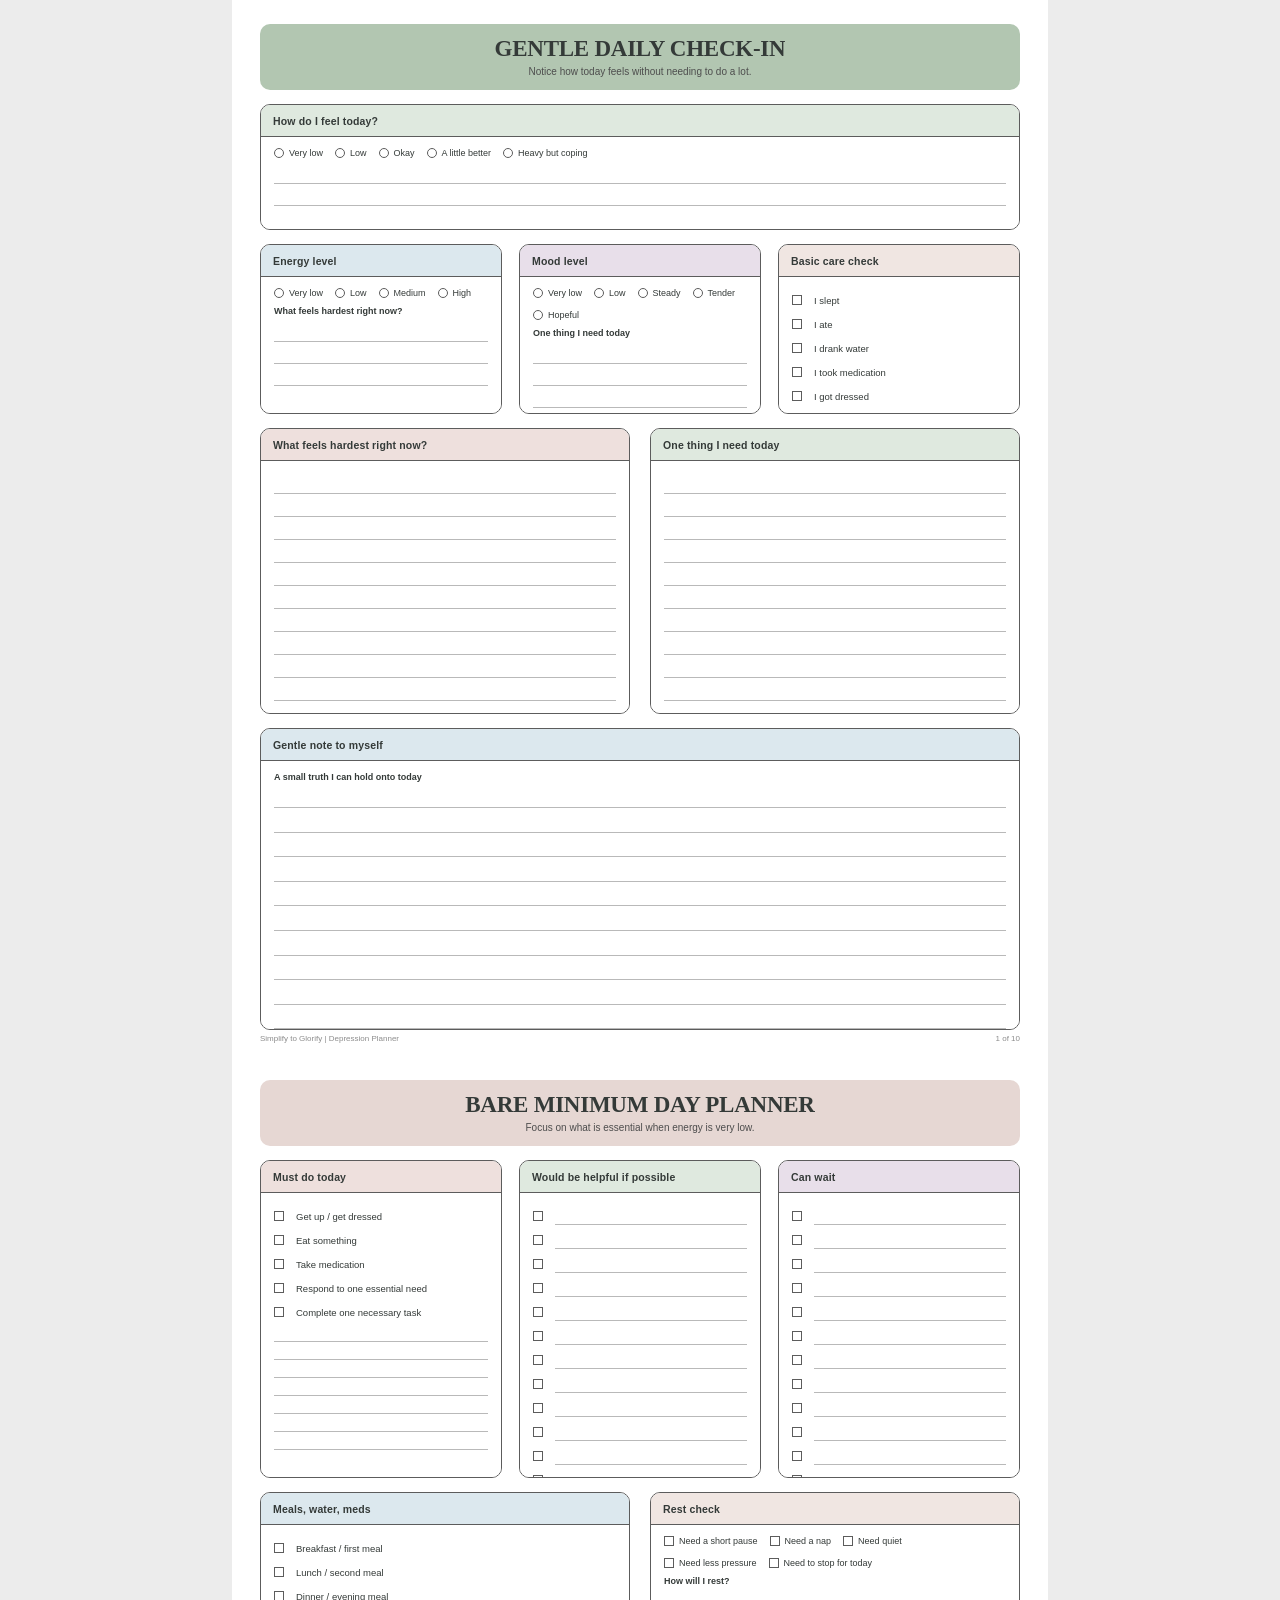
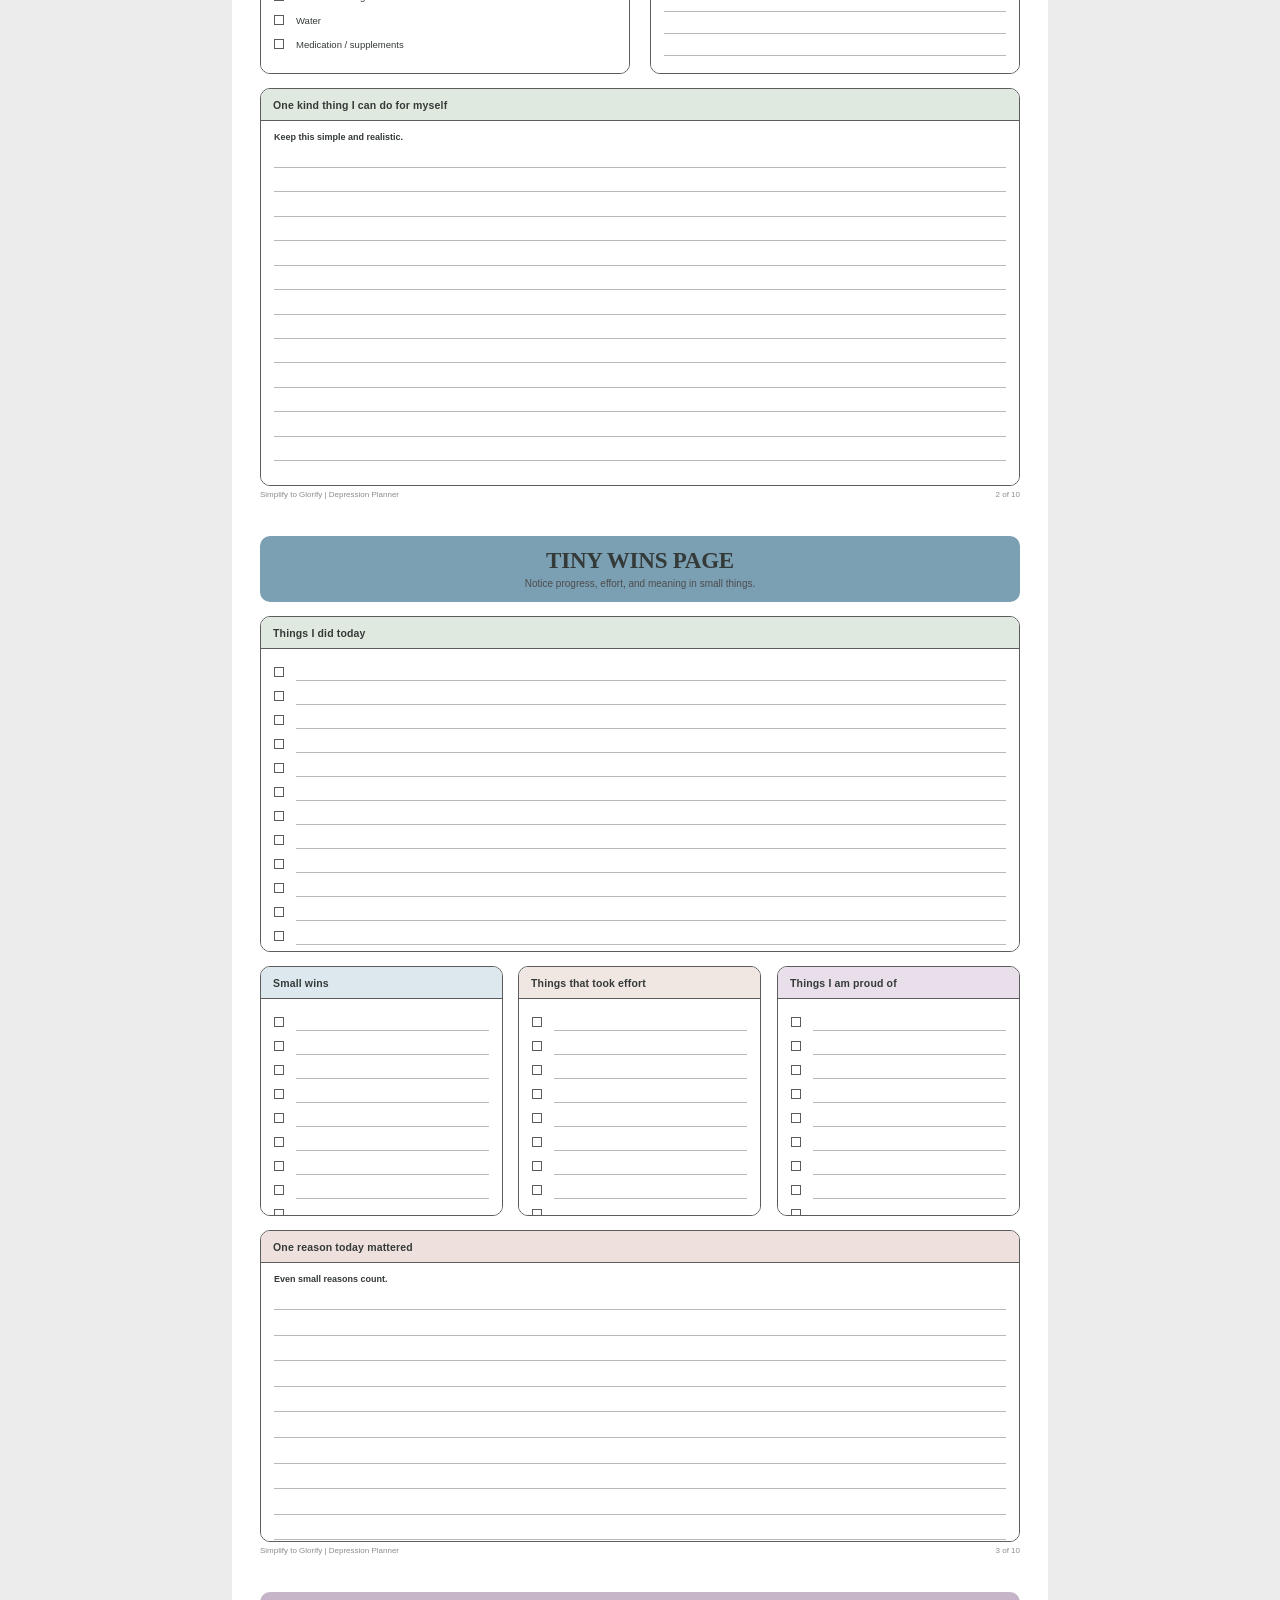
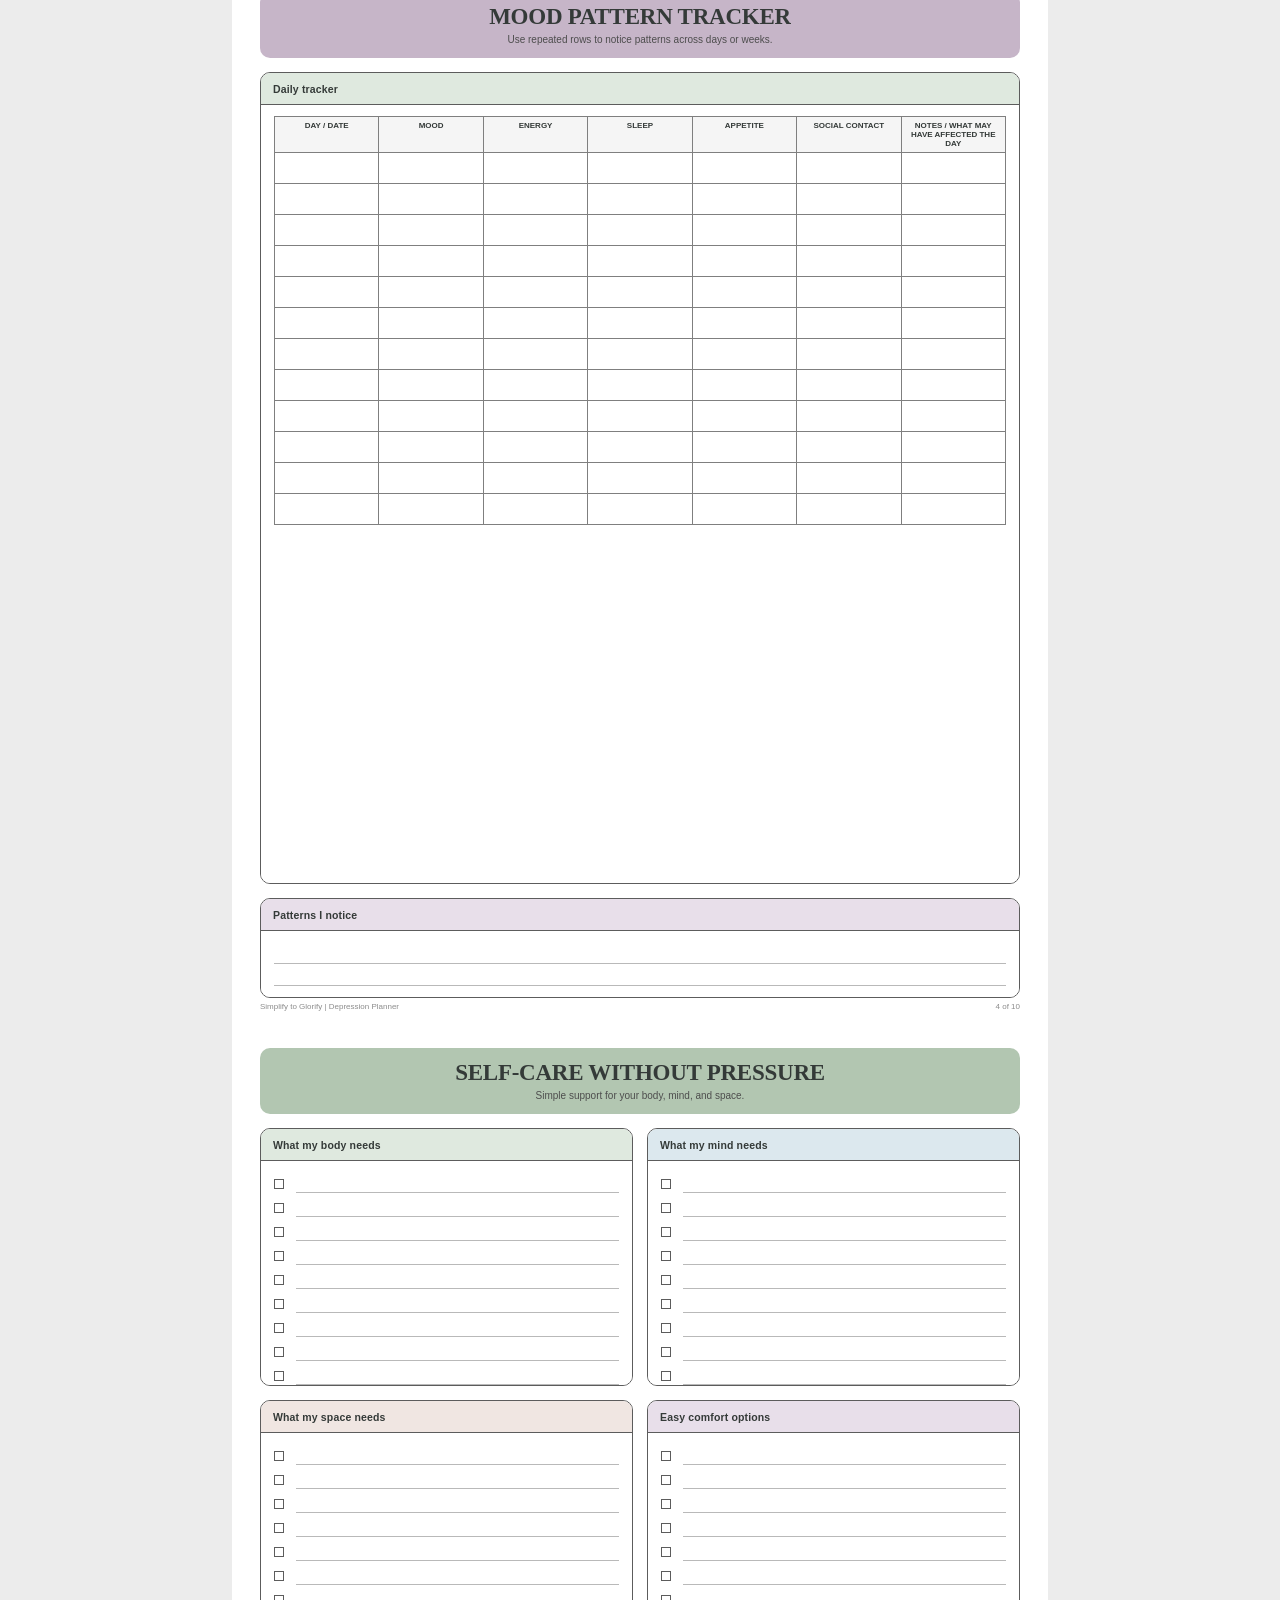
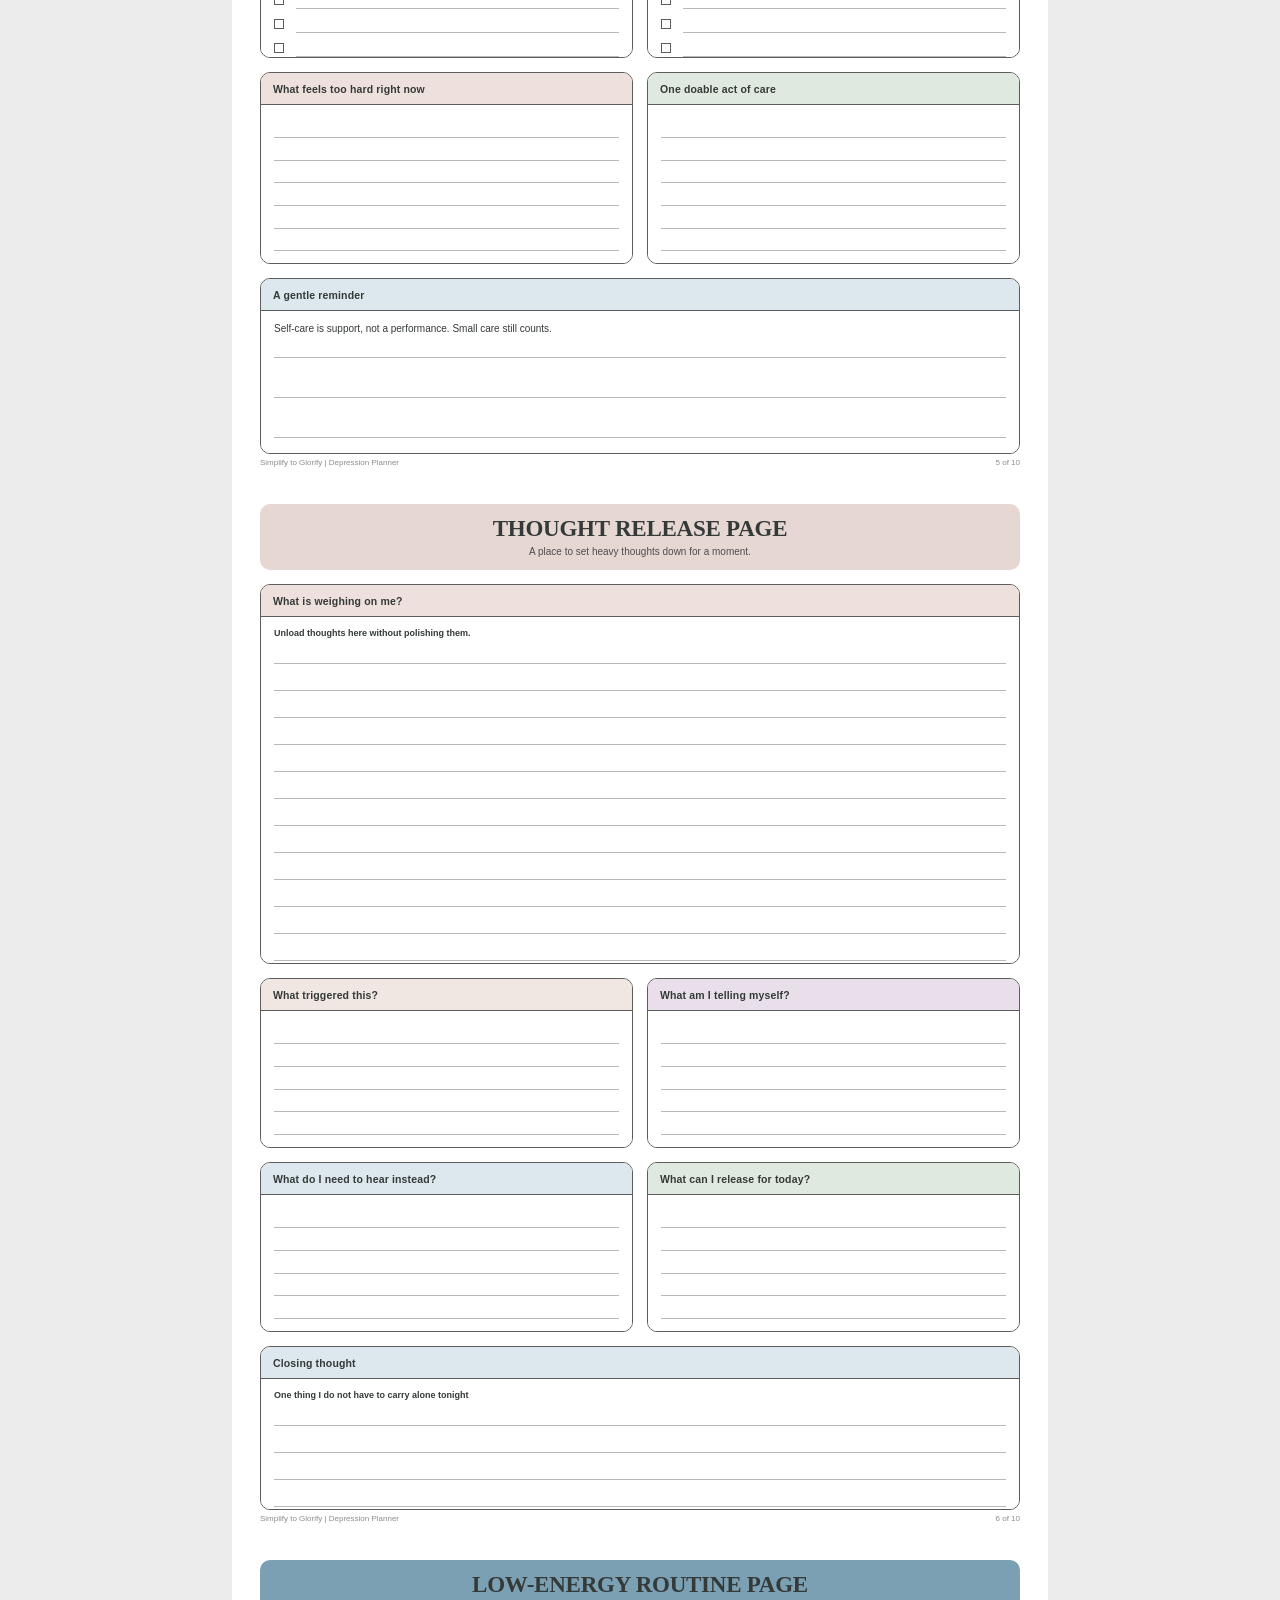
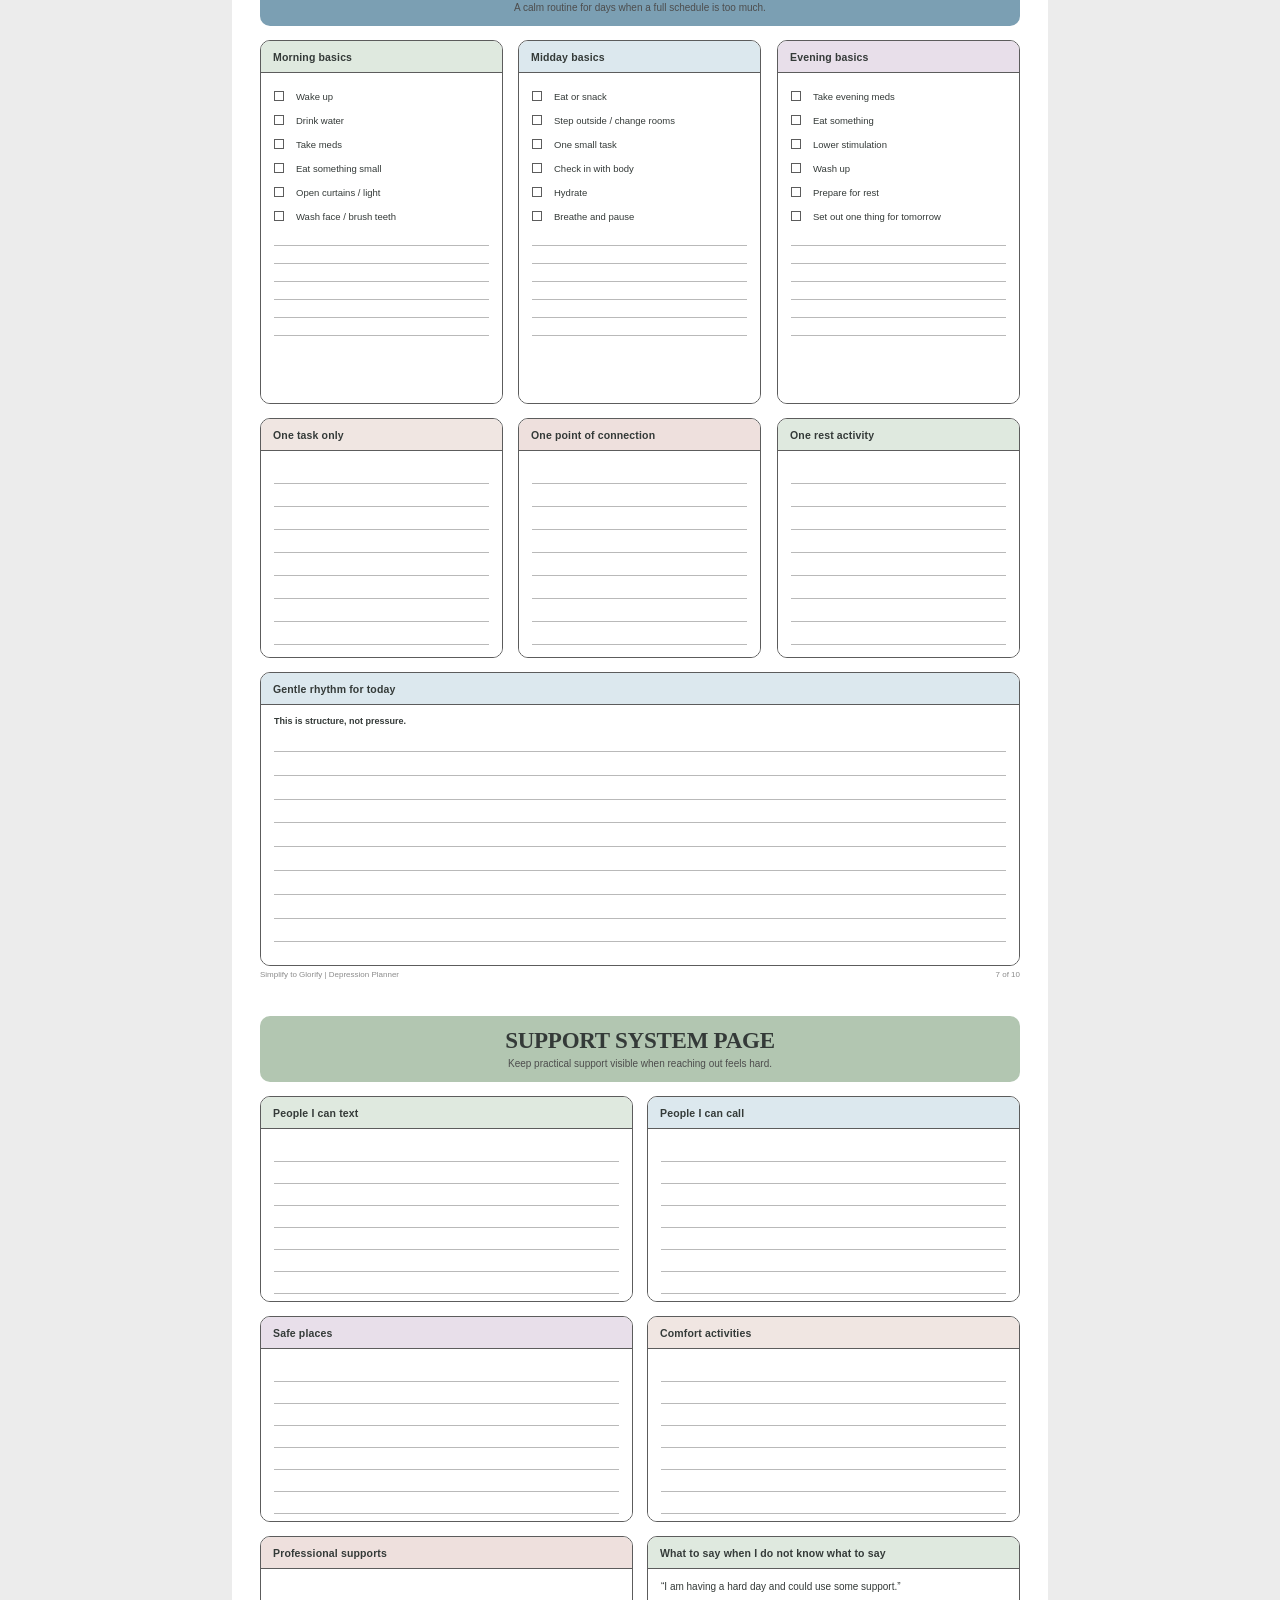
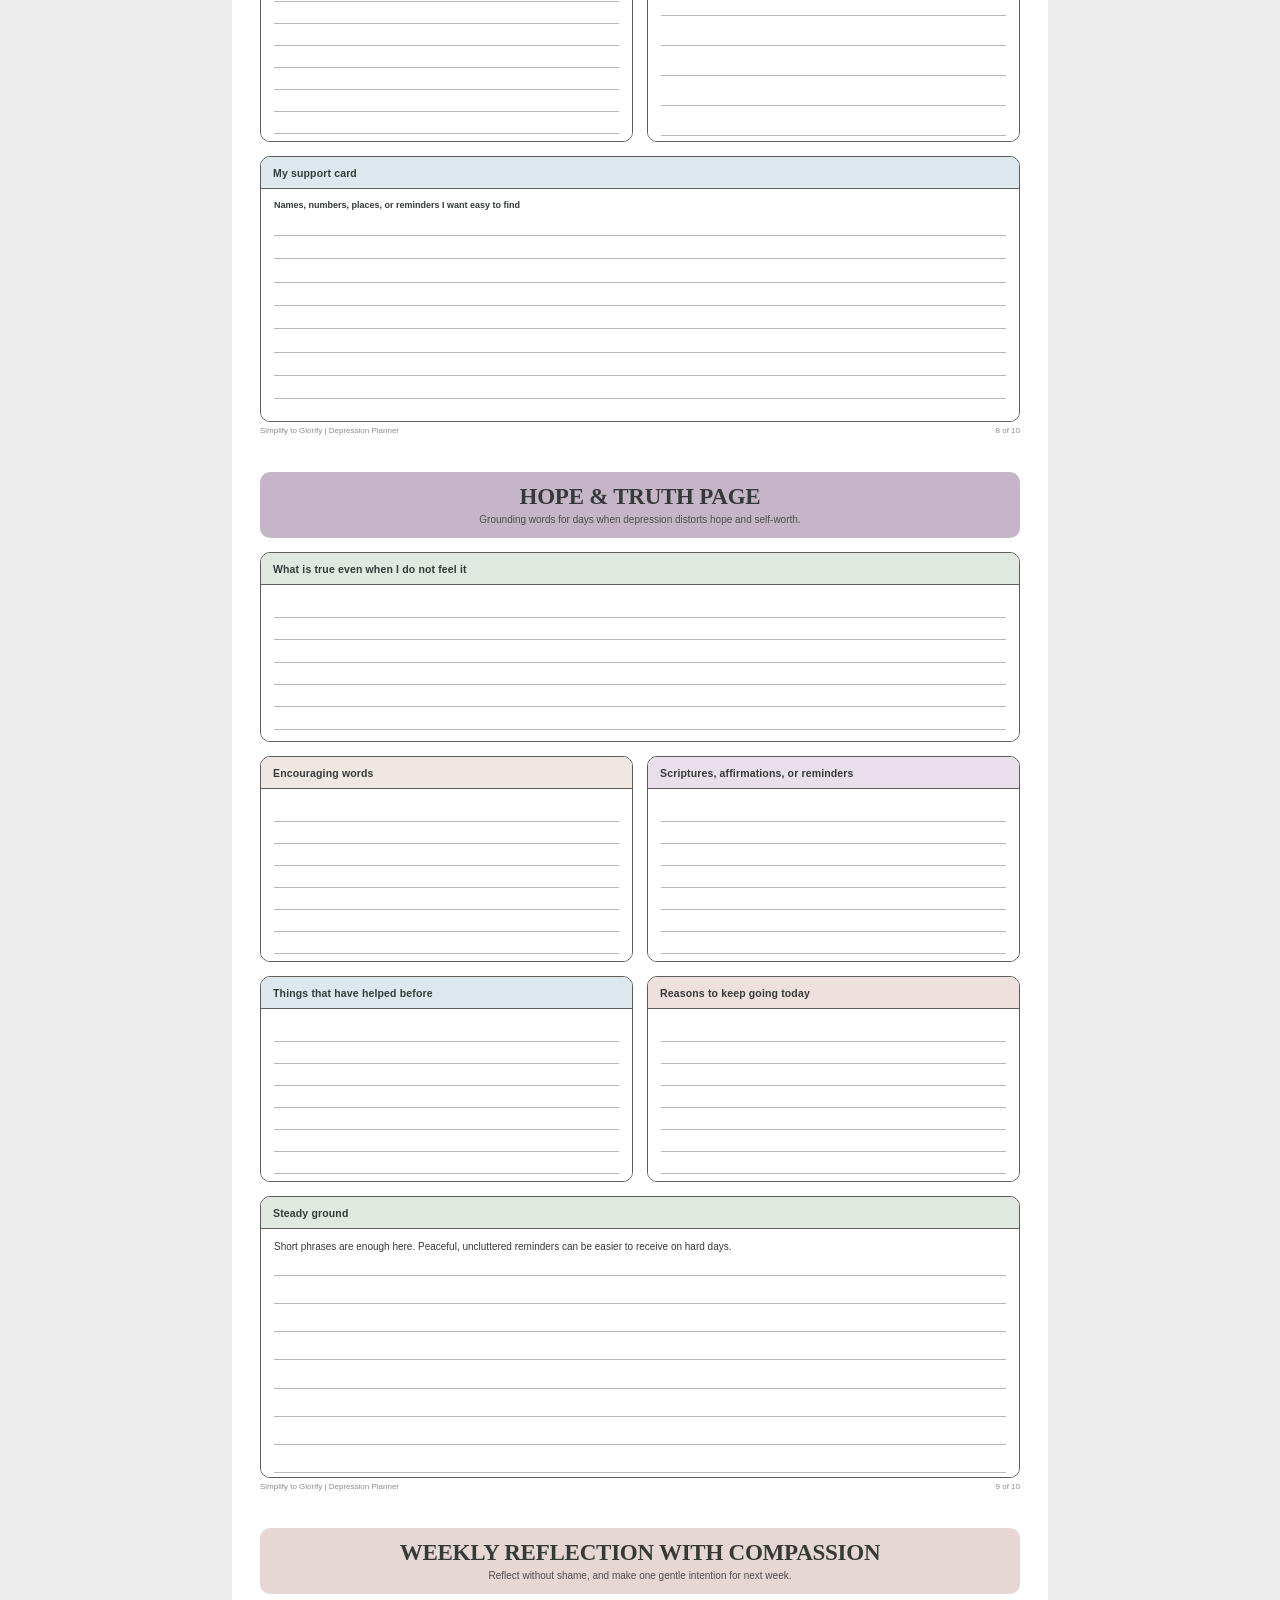
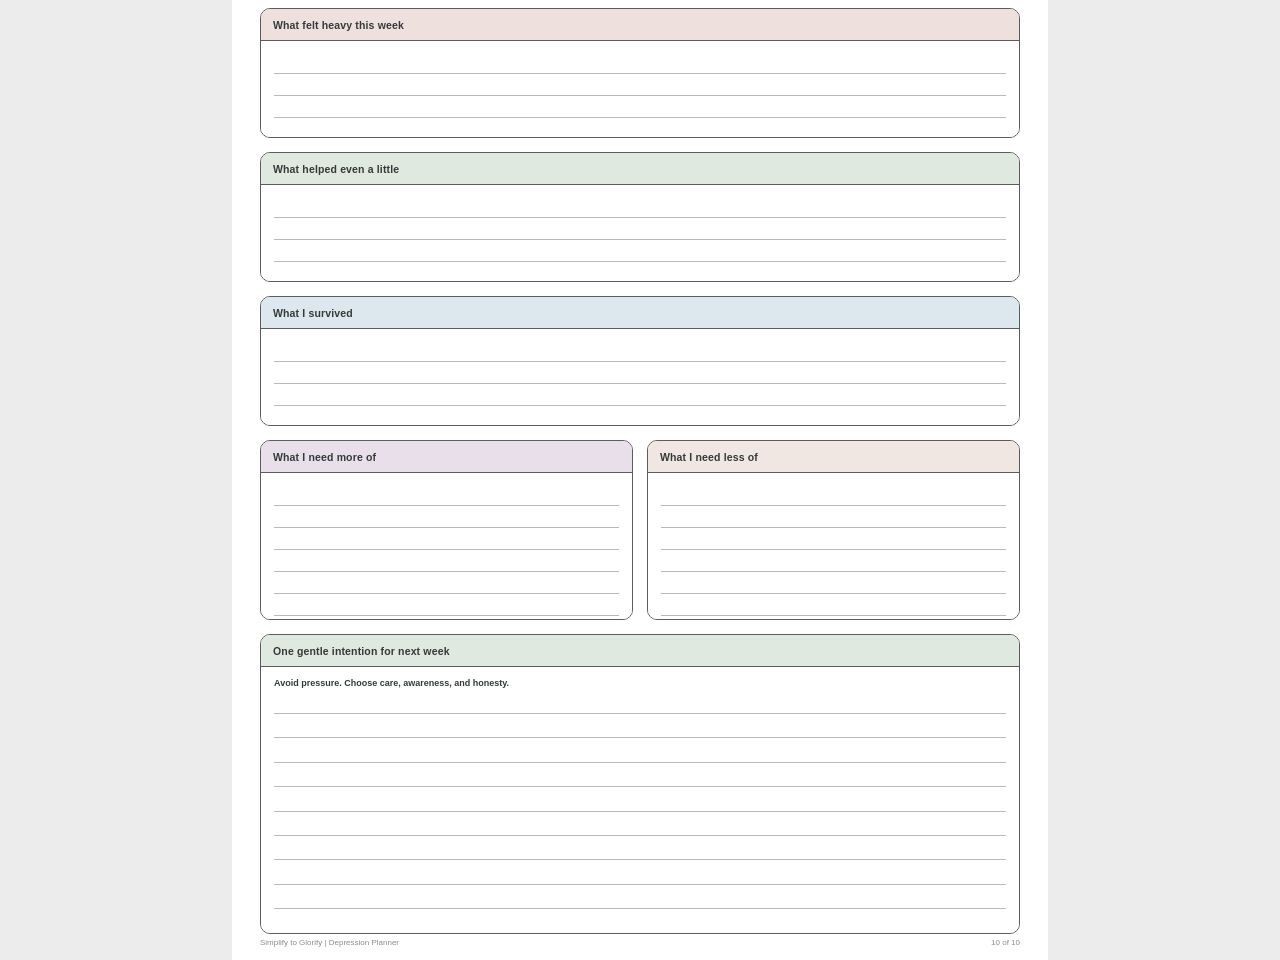
<file: shared/examples/depression/generated.html>
<!doctype html><html lang="en"><head><meta charset="utf-8"><meta name="viewport" content="width=device-width,initial-scale=1"><title>Depression Planner</title><style>
*{box-sizing:border-box}
html,body{margin:0;padding:0;background:#ececec;font-family:"Aptos","Helvetica Neue",Arial,sans-serif;color:#343a38}
@page{size:Letter;margin:0}
.page{position:relative;width:816px;height:1056px;margin:0 auto;background:#fff;page-break-after:always;overflow:hidden}
.page:last-child{page-break-after:auto}
.header{position:absolute;left:28px;top:24px;width:760px;height:66px;border-radius:10px;background:var(--theme);display:flex;flex-direction:column;justify-content:center;align-items:center;text-align:center;padding:0 16px}
.title{max-width:100%;font-family:Georgia,"Times New Roman",serif;font-size:23px;font-weight:700;line-height:1.05;letter-spacing:-.25px;margin:0 0 5px;text-wrap:balance;display:-webkit-box;-webkit-line-clamp:2;-webkit-box-orient:vertical;overflow:hidden;overflow-wrap:anywhere}
.subtitle{max-width:100%;font-size:10px;line-height:1.1;color:#4d4d4d;margin:0;display:-webkit-box;-webkit-line-clamp:2;-webkit-box-orient:vertical;overflow:hidden;overflow-wrap:anywhere}
.footer{position:absolute;left:28px;bottom:10px;width:760px;height:16px;display:flex;justify-content:space-between;align-items:center;font-size:8px;color:#8c8c8c}
.box{position:absolute;border:1.2px solid #5c5c5c;border-radius:10px;background:#fff;overflow:hidden}
.head{height:32px;display:flex;align-items:center;padding:0 12px;font-size:10.5px;font-weight:700;border-bottom:1.2px solid #5c5c5c;letter-spacing:.15px}
.sage{background:#dfe9df}.lav{background:#e8dfea}.blue{background:#dce8ee}.warm{background:#f0e6e2}.rose{background:#eee0dd}.ivory{background:#fbf9f6}
.body{height:calc(100% - 32px);padding:11px 13px;background:#fff}
.prompt{font-size:9px;font-weight:700;margin:0 0 4px}
.line{height:22px;border-bottom:1px solid #b9b9b9}
.line.tight{height:18px}.line.tall{height:27px}
.grid-lines{display:grid;height:100%;grid-template-rows:repeat(var(--rows),1fr);gap:0}
.check-row{display:grid;grid-template-columns:14px 1fr;gap:8px;align-items:center;height:24px;font-size:9.5px}
.check{width:10px;height:10px;border:1px solid #5c5c5c}
.radio{width:10px;height:10px;border:1px solid #5c5c5c;border-radius:50%}
.pill-row{display:flex;gap:12px;flex-wrap:wrap;align-items:center;font-size:9px;margin-bottom:4px}
.pill{display:flex;align-items:center;gap:5px}
.two-col{display:grid;grid-template-columns:1fr 1fr;gap:12px;height:100%}
.label{font-size:9.5px;font-weight:700;margin-bottom:4px}
.small{font-size:8.5px;color:#555}.callout{font-size:10px;line-height:1.35}
.table{width:100%;border-collapse:collapse;table-layout:fixed;font-size:8px}
.table th,.table td{border:1px solid #7f7f7f;padding:4px;vertical-align:top}
.table th{background:#f5f5f5;font-weight:800;text-transform:uppercase;text-align:center}
.table td{height:31px}.center{text-align:center}
</style></head><body><section class="page" data-document-role="page" data-label="Gentle Daily Check-In" style="--theme:#b2c6b1"><div class="header"><div class="title">GENTLE DAILY CHECK-IN</div><div class="subtitle">Notice how today feels without needing to do a lot.</div></div><div class="box" style="left:28px;top:104px;width:760px;height:126px"><div class="head sage">How do I feel today?</div><div class="body"><div class="pill-row"><div class="pill"><div class="radio"></div><span>Very low</span></div><div class="pill"><div class="radio"></div><span>Low</span></div><div class="pill"><div class="radio"></div><span>Okay</span></div><div class="pill"><div class="radio"></div><span>A little better</span></div><div class="pill"><div class="radio"></div><span>Heavy but coping</span></div></div><div class="line"></div><div class="line"></div></div></div><div class="box" style="left:28px;top:244px;width:242px;height:170px"><div class="head blue">Energy level</div><div class="body"><div class="pill-row"><div class="pill"><div class="radio"></div><span>Very low</span></div><div class="pill"><div class="radio"></div><span>Low</span></div><div class="pill"><div class="radio"></div><span>Medium</span></div><div class="pill"><div class="radio"></div><span>High</span></div></div><div class="prompt" style="margin-top:8px">What feels hardest right now?</div><div class="line"></div><div class="line"></div><div class="line"></div></div></div><div class="box" style="left:287px;top:244px;width:242px;height:170px"><div class="head lav">Mood level</div><div class="body"><div class="pill-row"><div class="pill"><div class="radio"></div><span>Very low</span></div><div class="pill"><div class="radio"></div><span>Low</span></div><div class="pill"><div class="radio"></div><span>Steady</span></div><div class="pill"><div class="radio"></div><span>Tender</span></div><div class="pill"><div class="radio"></div><span>Hopeful</span></div></div><div class="prompt" style="margin-top:8px">One thing I need today</div><div class="line"></div><div class="line"></div><div class="line"></div></div></div><div class="box" style="left:546px;top:244px;width:242px;height:170px"><div class="head warm">Basic care check</div><div class="body"><div class="check-row"><div class="check"></div><div>I slept</div></div><div class="check-row"><div class="check"></div><div>I ate</div></div><div class="check-row"><div class="check"></div><div>I drank water</div></div><div class="check-row"><div class="check"></div><div>I took medication</div></div><div class="check-row"><div class="check"></div><div>I got dressed</div></div></div></div><div class="box" style="left:28px;top:428px;width:370px;height:286px"><div class="head rose">What feels hardest right now?</div><div class="body"><div class="grid-lines" style="--rows:10"><div class="line"></div><div class="line"></div><div class="line"></div><div class="line"></div><div class="line"></div><div class="line"></div><div class="line"></div><div class="line"></div><div class="line"></div><div class="line"></div></div></div></div><div class="box" style="left:418px;top:428px;width:370px;height:286px"><div class="head sage">One thing I need today</div><div class="body"><div class="grid-lines" style="--rows:10"><div class="line"></div><div class="line"></div><div class="line"></div><div class="line"></div><div class="line"></div><div class="line"></div><div class="line"></div><div class="line"></div><div class="line"></div><div class="line"></div></div></div></div><div class="box" style="left:28px;top:728px;width:760px;height:302px"><div class="head blue">Gentle note to myself</div><div class="body"><div class="prompt">A small truth I can hold onto today</div><div class="grid-lines" style="--rows:10"><div class="line"></div><div class="line"></div><div class="line"></div><div class="line"></div><div class="line"></div><div class="line"></div><div class="line"></div><div class="line"></div><div class="line"></div><div class="line"></div></div></div></div><div class="footer"><span>Simplify to Glorify | Depression Planner</span><span>1 of 10</span></div></section><section class="page" data-document-role="page" data-label="Bare Minimum Day Planner" style="--theme:#e6d7d3"><div class="header"><div class="title">BARE MINIMUM DAY PLANNER</div><div class="subtitle">Focus on what is essential when energy is very low.</div></div><div class="box" style="left:28px;top:104px;width:242px;height:318px"><div class="head rose">Must do today</div><div class="body"><div class="check-row"><div class="check"></div><div>Get up / get dressed</div></div><div class="check-row"><div class="check"></div><div>Eat something</div></div><div class="check-row"><div class="check"></div><div>Take medication</div></div><div class="check-row"><div class="check"></div><div>Respond to one essential need</div></div><div class="check-row"><div class="check"></div><div>Complete one necessary task</div></div><div class="line tight"></div><div class="line tight"></div><div class="line tight"></div><div class="line tight"></div><div class="line tight"></div><div class="line tight"></div><div class="line tight"></div></div></div><div class="box" style="left:287px;top:104px;width:242px;height:318px"><div class="head sage">Would be helpful if possible</div><div class="body"><div class="check-row"><div class="check"></div><div class="line tight"></div></div><div class="check-row"><div class="check"></div><div class="line tight"></div></div><div class="check-row"><div class="check"></div><div class="line tight"></div></div><div class="check-row"><div class="check"></div><div class="line tight"></div></div><div class="check-row"><div class="check"></div><div class="line tight"></div></div><div class="check-row"><div class="check"></div><div class="line tight"></div></div><div class="check-row"><div class="check"></div><div class="line tight"></div></div><div class="check-row"><div class="check"></div><div class="line tight"></div></div><div class="check-row"><div class="check"></div><div class="line tight"></div></div><div class="check-row"><div class="check"></div><div class="line tight"></div></div><div class="check-row"><div class="check"></div><div class="line tight"></div></div><div class="check-row"><div class="check"></div><div class="line tight"></div></div></div></div><div class="box" style="left:546px;top:104px;width:242px;height:318px"><div class="head lav">Can wait</div><div class="body"><div class="check-row"><div class="check"></div><div class="line tight"></div></div><div class="check-row"><div class="check"></div><div class="line tight"></div></div><div class="check-row"><div class="check"></div><div class="line tight"></div></div><div class="check-row"><div class="check"></div><div class="line tight"></div></div><div class="check-row"><div class="check"></div><div class="line tight"></div></div><div class="check-row"><div class="check"></div><div class="line tight"></div></div><div class="check-row"><div class="check"></div><div class="line tight"></div></div><div class="check-row"><div class="check"></div><div class="line tight"></div></div><div class="check-row"><div class="check"></div><div class="line tight"></div></div><div class="check-row"><div class="check"></div><div class="line tight"></div></div><div class="check-row"><div class="check"></div><div class="line tight"></div></div><div class="check-row"><div class="check"></div><div class="line tight"></div></div></div></div><div class="box" style="left:28px;top:436px;width:370px;height:182px"><div class="head blue">Meals, water, meds</div><div class="body"><div class="check-row"><div class="check"></div><div>Breakfast / first meal</div></div><div class="check-row"><div class="check"></div><div>Lunch / second meal</div></div><div class="check-row"><div class="check"></div><div>Dinner / evening meal</div></div><div class="check-row"><div class="check"></div><div>Water</div></div><div class="check-row"><div class="check"></div><div>Medication / supplements</div></div></div></div><div class="box" style="left:418px;top:436px;width:370px;height:182px"><div class="head warm">Rest check</div><div class="body"><div class="pill-row"><div class="pill"><div class="check"></div><span>Need a short pause</span></div><div class="pill"><div class="check"></div><span>Need a nap</span></div><div class="pill"><div class="check"></div><span>Need quiet</span></div><div class="pill"><div class="check"></div><span>Need less pressure</span></div><div class="pill"><div class="check"></div><span>Need to stop for today</span></div></div><div class="prompt" style="margin-top:8px">How will I rest?</div><div class="line"></div><div class="line"></div><div class="line"></div></div></div><div class="box" style="left:28px;top:632px;width:760px;height:398px"><div class="head sage">One kind thing I can do for myself</div><div class="body"><div class="prompt">Keep this simple and realistic.</div><div class="grid-lines" style="--rows:14"><div class="line"></div><div class="line"></div><div class="line"></div><div class="line"></div><div class="line"></div><div class="line"></div><div class="line"></div><div class="line"></div><div class="line"></div><div class="line"></div><div class="line"></div><div class="line"></div><div class="line"></div><div class="line"></div></div></div></div><div class="footer"><span>Simplify to Glorify | Depression Planner</span><span>2 of 10</span></div></section><section class="page" data-document-role="page" data-label="Tiny Wins Page" style="--theme:#7b9fb3"><div class="header"><div class="title">TINY WINS PAGE</div><div class="subtitle">Notice progress, effort, and meaning in small things.</div></div><div class="box" style="left:28px;top:104px;width:760px;height:336px"><div class="head sage">Things I did today</div><div class="body"><div class="check-row"><div class="check"></div><div class="line tight"></div></div><div class="check-row"><div class="check"></div><div class="line tight"></div></div><div class="check-row"><div class="check"></div><div class="line tight"></div></div><div class="check-row"><div class="check"></div><div class="line tight"></div></div><div class="check-row"><div class="check"></div><div class="line tight"></div></div><div class="check-row"><div class="check"></div><div class="line tight"></div></div><div class="check-row"><div class="check"></div><div class="line tight"></div></div><div class="check-row"><div class="check"></div><div class="line tight"></div></div><div class="check-row"><div class="check"></div><div class="line tight"></div></div><div class="check-row"><div class="check"></div><div class="line tight"></div></div><div class="check-row"><div class="check"></div><div class="line tight"></div></div><div class="check-row"><div class="check"></div><div class="line tight"></div></div></div></div><div class="box" style="left:28px;top:454px;width:243px;height:250px"><div class="head blue">Small wins</div><div class="body"><div class="check-row"><div class="check"></div><div class="line tight"></div></div><div class="check-row"><div class="check"></div><div class="line tight"></div></div><div class="check-row"><div class="check"></div><div class="line tight"></div></div><div class="check-row"><div class="check"></div><div class="line tight"></div></div><div class="check-row"><div class="check"></div><div class="line tight"></div></div><div class="check-row"><div class="check"></div><div class="line tight"></div></div><div class="check-row"><div class="check"></div><div class="line tight"></div></div><div class="check-row"><div class="check"></div><div class="line tight"></div></div><div class="check-row"><div class="check"></div><div class="line tight"></div></div></div></div><div class="box" style="left:286px;top:454px;width:243px;height:250px"><div class="head warm">Things that took effort</div><div class="body"><div class="check-row"><div class="check"></div><div class="line tight"></div></div><div class="check-row"><div class="check"></div><div class="line tight"></div></div><div class="check-row"><div class="check"></div><div class="line tight"></div></div><div class="check-row"><div class="check"></div><div class="line tight"></div></div><div class="check-row"><div class="check"></div><div class="line tight"></div></div><div class="check-row"><div class="check"></div><div class="line tight"></div></div><div class="check-row"><div class="check"></div><div class="line tight"></div></div><div class="check-row"><div class="check"></div><div class="line tight"></div></div><div class="check-row"><div class="check"></div><div class="line tight"></div></div></div></div><div class="box" style="left:545px;top:454px;width:243px;height:250px"><div class="head lav">Things I am proud of</div><div class="body"><div class="check-row"><div class="check"></div><div class="line tight"></div></div><div class="check-row"><div class="check"></div><div class="line tight"></div></div><div class="check-row"><div class="check"></div><div class="line tight"></div></div><div class="check-row"><div class="check"></div><div class="line tight"></div></div><div class="check-row"><div class="check"></div><div class="line tight"></div></div><div class="check-row"><div class="check"></div><div class="line tight"></div></div><div class="check-row"><div class="check"></div><div class="line tight"></div></div><div class="check-row"><div class="check"></div><div class="line tight"></div></div><div class="check-row"><div class="check"></div><div class="line tight"></div></div></div></div><div class="box" style="left:28px;top:718px;width:760px;height:312px"><div class="head rose">One reason today mattered</div><div class="body"><div class="prompt">Even small reasons count.</div><div class="grid-lines" style="--rows:10"><div class="line"></div><div class="line"></div><div class="line"></div><div class="line"></div><div class="line"></div><div class="line"></div><div class="line"></div><div class="line"></div><div class="line"></div><div class="line"></div></div></div></div><div class="footer"><span>Simplify to Glorify | Depression Planner</span><span>3 of 10</span></div></section><section class="page" data-document-role="page" data-label="Mood Pattern Tracker" style="--theme:#c6b5c8"><div class="header"><div class="title">MOOD PATTERN TRACKER</div><div class="subtitle">Use repeated rows to notice patterns across days or weeks.</div></div><div class="box" style="left:28px;top:104px;width:760px;height:812px"><div class="head sage">Daily tracker</div><div class="body"><table class="table"><tr><th class="med">Day / Date</th><th class="smallcol">Mood</th><th class="smallcol">Energy</th><th class="med">Sleep</th><th class="med">Appetite</th><th class="med">Social Contact</th><th>Notes / What May Have Affected The Day</th></tr><tr><td></td><td></td><td></td><td></td><td></td><td></td><td></td></tr><tr><td></td><td></td><td></td><td></td><td></td><td></td><td></td></tr><tr><td></td><td></td><td></td><td></td><td></td><td></td><td></td></tr><tr><td></td><td></td><td></td><td></td><td></td><td></td><td></td></tr><tr><td></td><td></td><td></td><td></td><td></td><td></td><td></td></tr><tr><td></td><td></td><td></td><td></td><td></td><td></td><td></td></tr><tr><td></td><td></td><td></td><td></td><td></td><td></td><td></td></tr><tr><td></td><td></td><td></td><td></td><td></td><td></td><td></td></tr><tr><td></td><td></td><td></td><td></td><td></td><td></td><td></td></tr><tr><td></td><td></td><td></td><td></td><td></td><td></td><td></td></tr><tr><td></td><td></td><td></td><td></td><td></td><td></td><td></td></tr><tr><td></td><td></td><td></td><td></td><td></td><td></td><td></td></tr></table></div></div><div class="box" style="left:28px;top:930px;width:760px;height:100px"><div class="head lav">Patterns I notice</div><div class="body"><div class="grid-lines" style="--rows:4"><div class="line"></div><div class="line"></div><div class="line"></div><div class="line"></div></div></div></div><div class="footer"><span>Simplify to Glorify | Depression Planner</span><span>4 of 10</span></div></section><section class="page" data-document-role="page" data-label="Self-Care Without Pressure" style="--theme:#b2c6b1"><div class="header"><div class="title">SELF-CARE WITHOUT PRESSURE</div><div class="subtitle">Simple support for your body, mind, and space.</div></div><div class="box" style="left:28px;top:104px;width:373px;height:258px"><div class="head sage">What my body needs</div><div class="body"><div class="check-row"><div class="check"></div><div class="line tight"></div></div><div class="check-row"><div class="check"></div><div class="line tight"></div></div><div class="check-row"><div class="check"></div><div class="line tight"></div></div><div class="check-row"><div class="check"></div><div class="line tight"></div></div><div class="check-row"><div class="check"></div><div class="line tight"></div></div><div class="check-row"><div class="check"></div><div class="line tight"></div></div><div class="check-row"><div class="check"></div><div class="line tight"></div></div><div class="check-row"><div class="check"></div><div class="line tight"></div></div><div class="check-row"><div class="check"></div><div class="line tight"></div></div></div></div><div class="box" style="left:415px;top:104px;width:373px;height:258px"><div class="head blue">What my mind needs</div><div class="body"><div class="check-row"><div class="check"></div><div class="line tight"></div></div><div class="check-row"><div class="check"></div><div class="line tight"></div></div><div class="check-row"><div class="check"></div><div class="line tight"></div></div><div class="check-row"><div class="check"></div><div class="line tight"></div></div><div class="check-row"><div class="check"></div><div class="line tight"></div></div><div class="check-row"><div class="check"></div><div class="line tight"></div></div><div class="check-row"><div class="check"></div><div class="line tight"></div></div><div class="check-row"><div class="check"></div><div class="line tight"></div></div><div class="check-row"><div class="check"></div><div class="line tight"></div></div></div></div><div class="box" style="left:28px;top:376px;width:373px;height:258px"><div class="head warm">What my space needs</div><div class="body"><div class="check-row"><div class="check"></div><div class="line tight"></div></div><div class="check-row"><div class="check"></div><div class="line tight"></div></div><div class="check-row"><div class="check"></div><div class="line tight"></div></div><div class="check-row"><div class="check"></div><div class="line tight"></div></div><div class="check-row"><div class="check"></div><div class="line tight"></div></div><div class="check-row"><div class="check"></div><div class="line tight"></div></div><div class="check-row"><div class="check"></div><div class="line tight"></div></div><div class="check-row"><div class="check"></div><div class="line tight"></div></div><div class="check-row"><div class="check"></div><div class="line tight"></div></div></div></div><div class="box" style="left:415px;top:376px;width:373px;height:258px"><div class="head lav">Easy comfort options</div><div class="body"><div class="check-row"><div class="check"></div><div class="line tight"></div></div><div class="check-row"><div class="check"></div><div class="line tight"></div></div><div class="check-row"><div class="check"></div><div class="line tight"></div></div><div class="check-row"><div class="check"></div><div class="line tight"></div></div><div class="check-row"><div class="check"></div><div class="line tight"></div></div><div class="check-row"><div class="check"></div><div class="line tight"></div></div><div class="check-row"><div class="check"></div><div class="line tight"></div></div><div class="check-row"><div class="check"></div><div class="line tight"></div></div><div class="check-row"><div class="check"></div><div class="line tight"></div></div></div></div><div class="box" style="left:28px;top:648px;width:373px;height:192px"><div class="head rose">What feels too hard right now</div><div class="body"><div class="grid-lines" style="--rows:6"><div class="line"></div><div class="line"></div><div class="line"></div><div class="line"></div><div class="line"></div><div class="line"></div></div></div></div><div class="box" style="left:415px;top:648px;width:373px;height:192px"><div class="head sage">One doable act of care</div><div class="body"><div class="grid-lines" style="--rows:6"><div class="line"></div><div class="line"></div><div class="line"></div><div class="line"></div><div class="line"></div><div class="line"></div></div></div></div><div class="box" style="left:28px;top:854px;width:760px;height:176px"><div class="head blue">A gentle reminder</div><div class="body"><div class="callout">Self-care is support, not a performance. Small care still counts.</div><div class="grid-lines" style="--rows:3"><div class="line"></div><div class="line"></div><div class="line"></div></div></div></div><div class="footer"><span>Simplify to Glorify | Depression Planner</span><span>5 of 10</span></div></section><section class="page" data-document-role="page" data-label="Thought Release Page" style="--theme:#e6d7d3"><div class="header"><div class="title">THOUGHT RELEASE PAGE</div><div class="subtitle">A place to set heavy thoughts down for a moment.</div></div><div class="box" style="left:28px;top:104px;width:760px;height:380px"><div class="head rose">What is weighing on me?</div><div class="body"><div class="prompt">Unload thoughts here without polishing them.</div><div class="grid-lines" style="--rows:12"><div class="line"></div><div class="line"></div><div class="line"></div><div class="line"></div><div class="line"></div><div class="line"></div><div class="line"></div><div class="line"></div><div class="line"></div><div class="line"></div><div class="line"></div><div class="line"></div></div></div></div><div class="box" style="left:28px;top:498px;width:373px;height:170px"><div class="head warm">What triggered this?</div><div class="body"><div class="grid-lines" style="--rows:5"><div class="line"></div><div class="line"></div><div class="line"></div><div class="line"></div><div class="line"></div></div></div></div><div class="box" style="left:415px;top:498px;width:373px;height:170px"><div class="head lav">What am I telling myself?</div><div class="body"><div class="grid-lines" style="--rows:5"><div class="line"></div><div class="line"></div><div class="line"></div><div class="line"></div><div class="line"></div></div></div></div><div class="box" style="left:28px;top:682px;width:373px;height:170px"><div class="head blue">What do I need to hear instead?</div><div class="body"><div class="grid-lines" style="--rows:5"><div class="line"></div><div class="line"></div><div class="line"></div><div class="line"></div><div class="line"></div></div></div></div><div class="box" style="left:415px;top:682px;width:373px;height:170px"><div class="head sage">What can I release for today?</div><div class="body"><div class="grid-lines" style="--rows:5"><div class="line"></div><div class="line"></div><div class="line"></div><div class="line"></div><div class="line"></div></div></div></div><div class="box" style="left:28px;top:866px;width:760px;height:164px"><div class="head blue">Closing thought</div><div class="body"><div class="prompt">One thing I do not have to carry alone tonight</div><div class="grid-lines" style="--rows:4"><div class="line"></div><div class="line"></div><div class="line"></div><div class="line"></div></div></div></div><div class="footer"><span>Simplify to Glorify | Depression Planner</span><span>6 of 10</span></div></section><section class="page" data-document-role="page" data-label="Low-Energy Routine Page" style="--theme:#7b9fb3"><div class="header"><div class="title">LOW-ENERGY ROUTINE PAGE</div><div class="subtitle">A calm routine for days when a full schedule is too much.</div></div><div class="box" style="left:28px;top:104px;width:243px;height:364px"><div class="head sage">Morning basics</div><div class="body"><div class="check-row"><div class="check"></div><div>Wake up</div></div><div class="check-row"><div class="check"></div><div>Drink water</div></div><div class="check-row"><div class="check"></div><div>Take meds</div></div><div class="check-row"><div class="check"></div><div>Eat something small</div></div><div class="check-row"><div class="check"></div><div>Open curtains / light</div></div><div class="check-row"><div class="check"></div><div>Wash face / brush teeth</div></div><div class="line tight"></div><div class="line tight"></div><div class="line tight"></div><div class="line tight"></div><div class="line tight"></div><div class="line tight"></div></div></div><div class="box" style="left:286px;top:104px;width:243px;height:364px"><div class="head blue">Midday basics</div><div class="body"><div class="check-row"><div class="check"></div><div>Eat or snack</div></div><div class="check-row"><div class="check"></div><div>Step outside / change rooms</div></div><div class="check-row"><div class="check"></div><div>One small task</div></div><div class="check-row"><div class="check"></div><div>Check in with body</div></div><div class="check-row"><div class="check"></div><div>Hydrate</div></div><div class="check-row"><div class="check"></div><div>Breathe and pause</div></div><div class="line tight"></div><div class="line tight"></div><div class="line tight"></div><div class="line tight"></div><div class="line tight"></div><div class="line tight"></div></div></div><div class="box" style="left:545px;top:104px;width:243px;height:364px"><div class="head lav">Evening basics</div><div class="body"><div class="check-row"><div class="check"></div><div>Take evening meds</div></div><div class="check-row"><div class="check"></div><div>Eat something</div></div><div class="check-row"><div class="check"></div><div>Lower stimulation</div></div><div class="check-row"><div class="check"></div><div>Wash up</div></div><div class="check-row"><div class="check"></div><div>Prepare for rest</div></div><div class="check-row"><div class="check"></div><div>Set out one thing for tomorrow</div></div><div class="line tight"></div><div class="line tight"></div><div class="line tight"></div><div class="line tight"></div><div class="line tight"></div><div class="line tight"></div></div></div><div class="box" style="left:28px;top:482px;width:243px;height:240px"><div class="head warm">One task only</div><div class="body"><div class="grid-lines" style="--rows:8"><div class="line"></div><div class="line"></div><div class="line"></div><div class="line"></div><div class="line"></div><div class="line"></div><div class="line"></div><div class="line"></div></div></div></div><div class="box" style="left:286px;top:482px;width:243px;height:240px"><div class="head rose">One point of connection</div><div class="body"><div class="grid-lines" style="--rows:8"><div class="line"></div><div class="line"></div><div class="line"></div><div class="line"></div><div class="line"></div><div class="line"></div><div class="line"></div><div class="line"></div></div></div></div><div class="box" style="left:545px;top:482px;width:243px;height:240px"><div class="head sage">One rest activity</div><div class="body"><div class="grid-lines" style="--rows:8"><div class="line"></div><div class="line"></div><div class="line"></div><div class="line"></div><div class="line"></div><div class="line"></div><div class="line"></div><div class="line"></div></div></div></div><div class="box" style="left:28px;top:736px;width:760px;height:294px"><div class="head blue">Gentle rhythm for today</div><div class="body"><div class="prompt">This is structure, not pressure.</div><div class="grid-lines" style="--rows:10"><div class="line"></div><div class="line"></div><div class="line"></div><div class="line"></div><div class="line"></div><div class="line"></div><div class="line"></div><div class="line"></div><div class="line"></div><div class="line"></div></div></div></div><div class="footer"><span>Simplify to Glorify | Depression Planner</span><span>7 of 10</span></div></section><section class="page" data-document-role="page" data-label="Support System Page" style="--theme:#b2c6b1"><div class="header"><div class="title">SUPPORT SYSTEM PAGE</div><div class="subtitle">Keep practical support visible when reaching out feels hard.</div></div><div class="box" style="left:28px;top:104px;width:373px;height:206px"><div class="head sage">People I can text</div><div class="body"><div class="line"></div><div class="line"></div><div class="line"></div><div class="line"></div><div class="line"></div><div class="line"></div><div class="line"></div></div></div><div class="box" style="left:415px;top:104px;width:373px;height:206px"><div class="head blue">People I can call</div><div class="body"><div class="line"></div><div class="line"></div><div class="line"></div><div class="line"></div><div class="line"></div><div class="line"></div><div class="line"></div></div></div><div class="box" style="left:28px;top:324px;width:373px;height:206px"><div class="head lav">Safe places</div><div class="body"><div class="line"></div><div class="line"></div><div class="line"></div><div class="line"></div><div class="line"></div><div class="line"></div><div class="line"></div></div></div><div class="box" style="left:415px;top:324px;width:373px;height:206px"><div class="head warm">Comfort activities</div><div class="body"><div class="line"></div><div class="line"></div><div class="line"></div><div class="line"></div><div class="line"></div><div class="line"></div><div class="line"></div></div></div><div class="box" style="left:28px;top:544px;width:373px;height:206px"><div class="head rose">Professional supports</div><div class="body"><div class="line"></div><div class="line"></div><div class="line"></div><div class="line"></div><div class="line"></div><div class="line"></div><div class="line"></div></div></div><div class="box" style="left:415px;top:544px;width:373px;height:206px"><div class="head sage">What to say when I do not know what to say</div><div class="body"><div class="callout">“I am having a hard day and could use some support.”</div><div class="grid-lines" style="--rows:5"><div class="line"></div><div class="line"></div><div class="line"></div><div class="line"></div><div class="line"></div></div></div></div><div class="box" style="left:28px;top:764px;width:760px;height:266px"><div class="head blue">My support card</div><div class="body"><div class="prompt">Names, numbers, places, or reminders I want easy to find</div><div class="grid-lines" style="--rows:9"><div class="line"></div><div class="line"></div><div class="line"></div><div class="line"></div><div class="line"></div><div class="line"></div><div class="line"></div><div class="line"></div><div class="line"></div></div></div></div><div class="footer"><span>Simplify to Glorify | Depression Planner</span><span>8 of 10</span></div></section><section class="page" data-document-role="page" data-label="Hope &amp; Truth Page" style="--theme:#c6b5c8"><div class="header"><div class="title">HOPE &amp; TRUTH PAGE</div><div class="subtitle">Grounding words for days when depression distorts hope and self-worth.</div></div><div class="box" style="left:28px;top:104px;width:760px;height:190px"><div class="head sage">What is true even when I do not feel it</div><div class="body"><div class="grid-lines" style="--rows:6"><div class="line"></div><div class="line"></div><div class="line"></div><div class="line"></div><div class="line"></div><div class="line"></div></div></div></div><div class="box" style="left:28px;top:308px;width:373px;height:206px"><div class="head warm">Encouraging words</div><div class="body"><div class="grid-lines" style="--rows:7"><div class="line"></div><div class="line"></div><div class="line"></div><div class="line"></div><div class="line"></div><div class="line"></div><div class="line"></div></div></div></div><div class="box" style="left:415px;top:308px;width:373px;height:206px"><div class="head lav">Scriptures, affirmations, or reminders</div><div class="body"><div class="grid-lines" style="--rows:7"><div class="line"></div><div class="line"></div><div class="line"></div><div class="line"></div><div class="line"></div><div class="line"></div><div class="line"></div></div></div></div><div class="box" style="left:28px;top:528px;width:373px;height:206px"><div class="head blue">Things that have helped before</div><div class="body"><div class="grid-lines" style="--rows:7"><div class="line"></div><div class="line"></div><div class="line"></div><div class="line"></div><div class="line"></div><div class="line"></div><div class="line"></div></div></div></div><div class="box" style="left:415px;top:528px;width:373px;height:206px"><div class="head rose">Reasons to keep going today</div><div class="body"><div class="grid-lines" style="--rows:7"><div class="line"></div><div class="line"></div><div class="line"></div><div class="line"></div><div class="line"></div><div class="line"></div><div class="line"></div></div></div></div><div class="box" style="left:28px;top:748px;width:760px;height:282px"><div class="head sage">Steady ground</div><div class="body"><div class="callout">Short phrases are enough here. Peaceful, uncluttered reminders can be easier to receive on hard days.</div><div class="grid-lines" style="--rows:8"><div class="line"></div><div class="line"></div><div class="line"></div><div class="line"></div><div class="line"></div><div class="line"></div><div class="line"></div><div class="line"></div></div></div></div><div class="footer"><span>Simplify to Glorify | Depression Planner</span><span>9 of 10</span></div></section><section class="page" data-document-role="page" data-label="Weekly Reflection With Compassion" style="--theme:#e6d7d3"><div class="header"><div class="title">WEEKLY REFLECTION WITH COMPASSION</div><div class="subtitle">Reflect without shame, and make one gentle intention for next week.</div></div><div class="box" style="left:28px;top:104px;width:760px;height:130px"><div class="head rose">What felt heavy this week</div><div class="body"><div class="grid-lines" style="--rows:4"><div class="line"></div><div class="line"></div><div class="line"></div><div class="line"></div></div></div></div><div class="box" style="left:28px;top:248px;width:760px;height:130px"><div class="head sage">What helped even a little</div><div class="body"><div class="grid-lines" style="--rows:4"><div class="line"></div><div class="line"></div><div class="line"></div><div class="line"></div></div></div></div><div class="box" style="left:28px;top:392px;width:760px;height:130px"><div class="head blue">What I survived</div><div class="body"><div class="grid-lines" style="--rows:4"><div class="line"></div><div class="line"></div><div class="line"></div><div class="line"></div></div></div></div><div class="box" style="left:28px;top:536px;width:373px;height:180px"><div class="head lav">What I need more of</div><div class="body"><div class="grid-lines" style="--rows:6"><div class="line"></div><div class="line"></div><div class="line"></div><div class="line"></div><div class="line"></div><div class="line"></div></div></div></div><div class="box" style="left:415px;top:536px;width:373px;height:180px"><div class="head warm">What I need less of</div><div class="body"><div class="grid-lines" style="--rows:6"><div class="line"></div><div class="line"></div><div class="line"></div><div class="line"></div><div class="line"></div><div class="line"></div></div></div></div><div class="box" style="left:28px;top:730px;width:760px;height:300px"><div class="head sage">One gentle intention for next week</div><div class="body"><div class="prompt">Avoid pressure. Choose care, awareness, and honesty.</div><div class="grid-lines" style="--rows:10"><div class="line"></div><div class="line"></div><div class="line"></div><div class="line"></div><div class="line"></div><div class="line"></div><div class="line"></div><div class="line"></div><div class="line"></div><div class="line"></div></div></div></div><div class="footer"><span>Simplify to Glorify | Depression Planner</span><span>10 of 10</span></div></section></body></html>
</file>
<file: studio/styles.css>
:root{--ink:#343a38;--muted:#4d5551;--canvas:#ececec;--white:#fff;--surface-soft:#f8f9f8;--chrome-soft:#d8ddda;--border:#606864;--line:#aeb7b2;--slate:#7b9fb3;--sage-deep:#28573f;--error:#98352f;--sage:#b2c6b1;--sage2:#dfe9df;--lav:#e8dfea;--blue:#dce8ee;--blush:#f0e6e2;--focus:#275f7b;--bar:62px;--rail-width:190px;--inspector-width:286px}*{box-sizing:border-box}html,body{margin:0;min-height:100%;background:var(--canvas);color:var(--ink);font-family:Aptos,"Helvetica Neue",Arial,sans-serif}button,input,textarea,select{font:inherit;color:inherit}button{min-height:40px;padding:8px 13px;border:1px solid var(--border);border-radius:8px;background:#fff;font-weight:700;cursor:pointer}button:disabled{opacity:.35;cursor:not-allowed}button:focus-visible,input:focus-visible,textarea:focus-visible,select:focus-visible,[tabindex]:focus-visible{outline:3px solid var(--focus);outline-offset:2px}.skip{position:fixed;top:-60px;left:14px;background:#fff;padding:10px;z-index:60}.skip:focus{top:8px}body>header{height:var(--bar);display:flex;align-items:center;gap:22px;padding:0 18px;background:var(--ink);color:#fff;position:sticky;top:0;z-index:20}.brand{display:flex;align-items:center;gap:10px;min-width:230px}.brand>b{display:grid;place-items:center;width:34px;height:34px;border-radius:8px;background:var(--sage);color:var(--ink)}.brand span{display:flex;flex-direction:column}.brand small{color:var(--chrome-soft)}nav{display:flex;gap:4px;margin:auto}nav button{border:0;background:transparent;color:var(--chrome-soft)}nav button.active{background:#fff;color:var(--ink)}nav i{font-style:normal}.actions{display:flex;align-items:center;gap:6px}.actions small{color:var(--chrome-soft);margin-right:4px}.actions button:not(.accent){color:#fff;border-color:#fff;background:transparent;min-width:40px}.accent{background:var(--sage);border-color:var(--sage)}.primary{background:var(--ink);color:#fff}.text{border:0;background:transparent;text-decoration:underline;text-underline-offset:3px}.flow{display:none;max-width:1100px;margin:auto;padding:clamp(34px,6vw,72px) 24px}.flow.active{display:block}.intro{max-width:680px}em{font-style:normal;color:var(--sage-deep);font-weight:800}h1{font-size:clamp(30px,4vw,48px);line-height:1.08;letter-spacing:-.025em;text-wrap:balance;margin:8px 0 14px}h2{font-size:20px}.intro p,.heading p{max-width:68ch;line-height:1.55;color:var(--muted)}form#briefForm{display:grid;grid-template-columns:1fr 180px;gap:20px 18px;max-width:760px;margin-top:32px}label{display:flex;flex-direction:column;gap:7px;font-size:14px;font-weight:700}.wide{grid-column:1/-1}input,textarea,select{min-height:44px;width:100%;padding:10px 12px;border:1px solid var(--border);border-radius:8px;background:#fff;font-weight:400}textarea{resize:vertical}fieldset{display:flex;gap:20px;margin:0;padding:14px;border:1px solid var(--border);border-radius:10px}fieldset legend{font-weight:700}fieldset label{flex-direction:row;align-items:center}fieldset input{width:18px;min-height:auto}.heading,.footer{display:flex;align-items:flex-start;justify-content:space-between;gap:24px}.footer{align-items:center;margin-top:24px}#blueprintList{list-style:none;padding:0;margin:30px 0;display:flex;flex-direction:column;gap:8px}.blueprint-item{display:grid;grid-template-columns:34px 1fr auto;align-items:center;gap:12px;padding:14px;background:#fff;border:1px solid var(--line);border-radius:10px}.blueprint-item .handle{font-size:20px;cursor:grab}.blueprint-item p{font-size:14px;color:var(--muted);margin:4px 0 0}.blueprint-item span:last-child{display:flex;gap:4px}.blueprint-item span:last-child button{min-width:40px}.editor{display:none;height:calc(100vh - var(--bar));grid-template-columns:var(--rail-width) 8px minmax(360px,1fr) 8px var(--inspector-width);overflow:hidden}.editor.active{display:grid}.rail,.inspector{min-height:0;height:100%;background:#fff;overflow-y:auto;overscroll-behavior:contain;padding:14px}.rail{border-right:1px solid var(--line)}.splitter{position:relative;z-index:6;width:8px;height:100%;cursor:col-resize;touch-action:none;background:var(--surface-soft)}.splitter::after{content:"";position:absolute;top:0;bottom:0;left:3px;width:2px;background:var(--line)}.splitter:hover::after,.splitter:focus-visible::after,.splitter.dragging::after{background:var(--focus);width:4px;left:2px}.splitter:focus-visible{outline:3px solid var(--focus);outline-offset:-3px}body.resizing-panels{cursor:col-resize;user-select:none}.rail ol{list-style:none;padding:0;margin:14px 0}.rail>button{width:100%;border-style:dashed}.thumb{display:grid;grid-template-columns:34px 1fr;align-items:center;gap:8px;width:100%;border:0;text-align:left;background:transparent;margin-bottom:4px}.thumb.active{background:var(--sage2)}.thumb span:last-child{min-width:0;overflow:hidden;text-overflow:ellipsis;white-space:nowrap}.mini{width:28px;height:37px;border:1px solid var(--border);background:#fff;position:relative}.mini:before{content:"";position:absolute;left:3px;right:3px;top:4px;height:5px;background:var(--theme)}.work{min-width:0;display:flex;flex-direction:column}.tools{min-height:54px;padding:7px 14px;background:var(--surface-soft);border-bottom:1px solid var(--line);display:flex;align-items:center;justify-content:space-between;gap:8px}.tools span{display:flex;align-items:center;gap:6px}.scroll{flex:1;overflow:auto;display:grid;place-items:center;padding:22px}#stage{flex:none}#page{position:relative;width:816px;height:1056px;background:#fff;transform:scale(var(--zoom,.58));transform-origin:top left;overflow:hidden}.page-head{position:absolute;left:28px;top:24px;width:760px;height:66px;border-radius:10px;background:var(--theme);display:flex;flex-direction:column;align-items:center;justify-content:center;text-align:center}.page-title{max-width:100%;font:700 23px/1.05 Georgia,"Times New Roman",serif;letter-spacing:-.25px;display:-webkit-box;-webkit-line-clamp:2;-webkit-box-orient:vertical;overflow:hidden;overflow-wrap:anywhere}.page-subtitle{max-width:100%;font-size:10px;margin-top:5px;color:#4d4d4d;display:-webkit-box;-webkit-line-clamp:2;-webkit-box-orient:vertical;overflow:hidden;overflow-wrap:anywhere}.block{position:absolute;border:1.2px solid #5c5c5c;border-radius:10px;background:#fff;overflow:hidden;touch-action:none}.block.selected{outline:4px solid var(--slate);outline-offset:3px;cursor:move}.resize{opacity:0;position:absolute;right:4px;bottom:4px;width:24px;height:24px;min-width:0;min-height:0;padding:0;border:2px solid var(--focus);border-left:0;border-top:0;border-radius:0;background:transparent;cursor:nwse-resize}.block:hover .resize,.block:focus-within .resize,.block.selected .resize{opacity:1}.resize:focus-visible{opacity:1;outline:4px solid var(--focus);outline-offset:3px}.block-head{height:32px;display:flex;align-items:center;padding:0 12px;border-bottom:1.2px solid #5c5c5c;font-size:10.5px;font-weight:700}.block-head.sage{background:var(--sage2)}.block-head.lav{background:var(--lav)}.block-head.blue{background:var(--blue)}.block-head.warm{background:var(--blush)}.block-body{height:calc(100% - 32px);padding:11px 13px;font-size:9px}.line{height:22px;border-bottom:1px solid #b9b9b9}.checkrow{height:24px;display:flex;align-items:center;gap:8px}.box{width:10px;height:10px;border:1px solid #5c5c5c}.page-foot{position:absolute;left:28px;bottom:10px;width:760px;display:flex;justify-content:space-between;font-size:8px;color:#8c8c8c}.hint{min-height:32px;margin:0;padding:8px 14px;border-top:1px solid var(--line);font-size:12px;color:var(--muted);background:var(--surface-soft)}.inspector{padding:0;border-left:1px solid var(--line)}.inspect-title{position:sticky;top:0;z-index:2;background:#fff;display:flex;flex-direction:column;padding:14px;border-bottom:1px solid var(--line)}.mobile-edit,.close-inspector{display:none}.inspect-title small{color:var(--muted)}details{border-bottom:1px solid var(--line)}summary{padding:14px;font-weight:800;cursor:pointer}details>div{display:flex;flex-direction:column;gap:14px;margin:0 14px 16px}.row{display:grid;grid-template-columns:1fr 1fr;gap:8px}.review{display:grid;grid-template-columns:1fr 320px;gap:32px;margin-top:30px}#reviewGrid{display:grid;grid-template-columns:repeat(auto-fit,minmax(150px,1fr));gap:14px}.reviewcard{padding:12px;background:#fff;border-radius:10px}.reviewpage{aspect-ratio:816/1056;border:1px solid var(--border);position:relative}.reviewpage:before{content:"";position:absolute;left:7%;right:7%;top:4%;height:7%;background:var(--theme);border-radius:3px}.reviewcard strong{display:block;margin-top:8px}.reviewcard small{color:var(--muted)}.findings{background:#fff;border:1px solid var(--border);border-radius:12px;padding:20px;height:max-content}.finding{padding:10px 0;border-bottom:1px solid var(--line);font-size:14px}.good{color:var(--sage-deep)}.bad{color:var(--error)}.full{width:100%;margin-top:10px}.score{display:grid;place-items:center;height:42px;min-width:94px;padding:0 12px;background:var(--sage2);border-radius:8px}dialog{padding:0;border:0;border-radius:12px;width:min(760px,calc(100% - 32px))}dialog::backdrop{background:rgb(30 35 32/.65)}dialog form{padding:22px}#patternGrid{display:grid;grid-template-columns:repeat(auto-fit,minmax(190px,1fr));gap:10px;margin-top:20px}.pattern{text-align:left;padding:14px}.pattern strong,.pattern small{display:block}.pattern small{margin-top:5px;color:var(--muted)}#toast{position:fixed;z-index:50;left:50%;bottom:24px;transform:translate(-50%,20px);opacity:0;background:var(--ink);color:#fff;padding:11px 16px;border-radius:8px;transition:.18s ease-out}#toast.show{transform:translate(-50%,0);opacity:1}.sr{position:absolute;width:1px;height:1px;overflow:hidden;clip:rect(0,0,0,0)}
@media(max-width:980px){nav i,.actions small{display:none}.brand{min-width:auto}.editor.active{grid-template-columns:150px 1fr}.splitter{display:none}.inspector{position:fixed;right:0;top:var(--bar);bottom:0;width:min(var(--inspector-width),92vw);z-index:25;transform:translateX(100%);transition:transform .2s ease-out}.inspector.open{transform:translateX(0)}.mobile-edit,.close-inspector{display:block}.mobile-edit{position:fixed;right:16px;bottom:16px;z-index:24;background:var(--ink);color:#fff}.close-inspector{position:absolute;right:8px;top:8px;min-width:40px}.review{grid-template-columns:1fr}.findings{order:-1}}
@media(max-width:680px){body>header{padding:0 9px;gap:6px}.brand span{display:none}.actions button:not(.accent){display:none}.accent{font-size:0}.accent:after{content:'Export';font-size:13px}.flow{padding:30px 16px}form#briefForm{grid-template-columns:1fr}.wide{grid-column:1}.heading{flex-direction:column}fieldset{flex-direction:column}.editor.active{display:flex;flex-direction:column}.rail{display:block;flex:none;padding:8px;overflow-x:auto;border-right:0;border-bottom:1px solid var(--line)}.rail>strong,.rail>button{display:none}.rail ol{display:flex;gap:6px;margin:0}.rail li{flex:0 0 150px}.thumb{margin:0}.work{flex:1;min-height:0}.tools{flex-wrap:wrap}.scroll{padding:12px}.review{grid-template-columns:1fr}#reviewGrid{grid-template-columns:1fr 1fr}}
@media(pointer:coarse){button{min-height:44px}.resize{min-width:28px;min-height:28px}}@media(prefers-reduced-motion:reduce){*{transition-duration:.01ms!important}}
</file>
